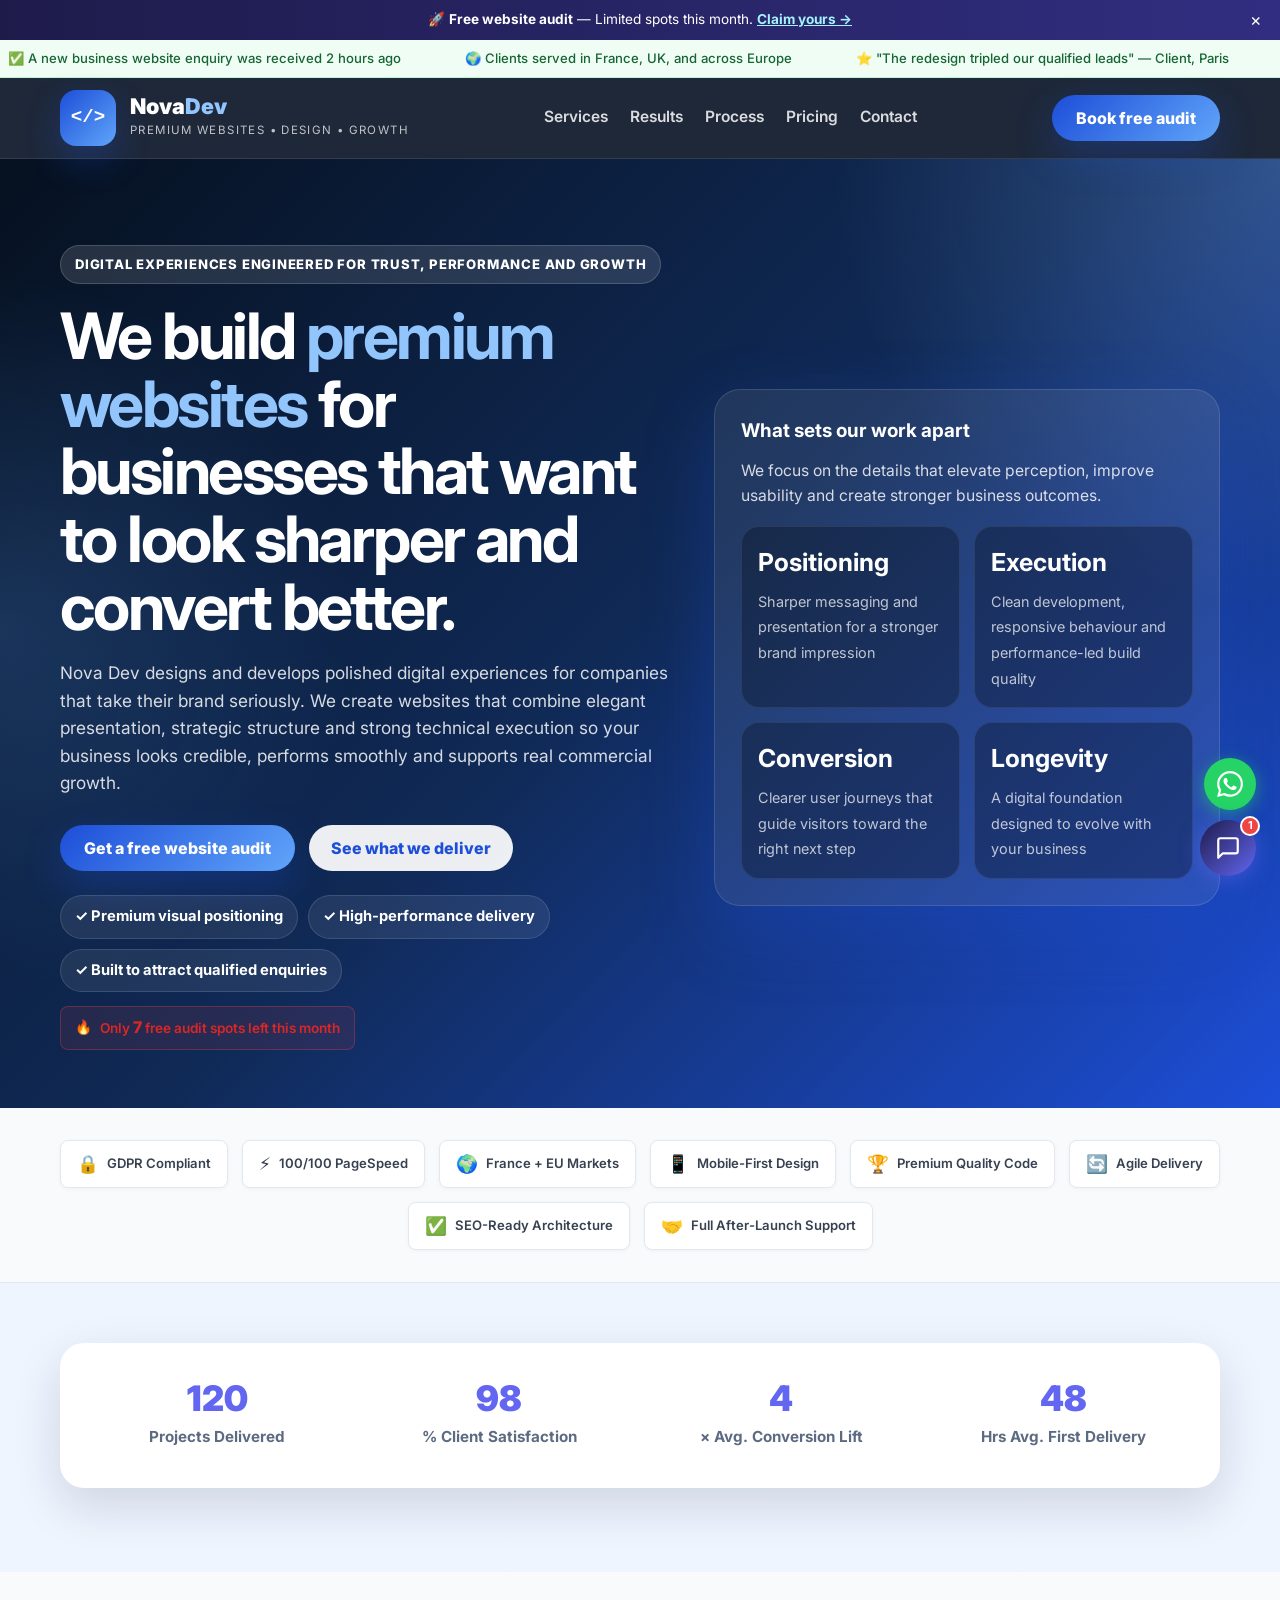
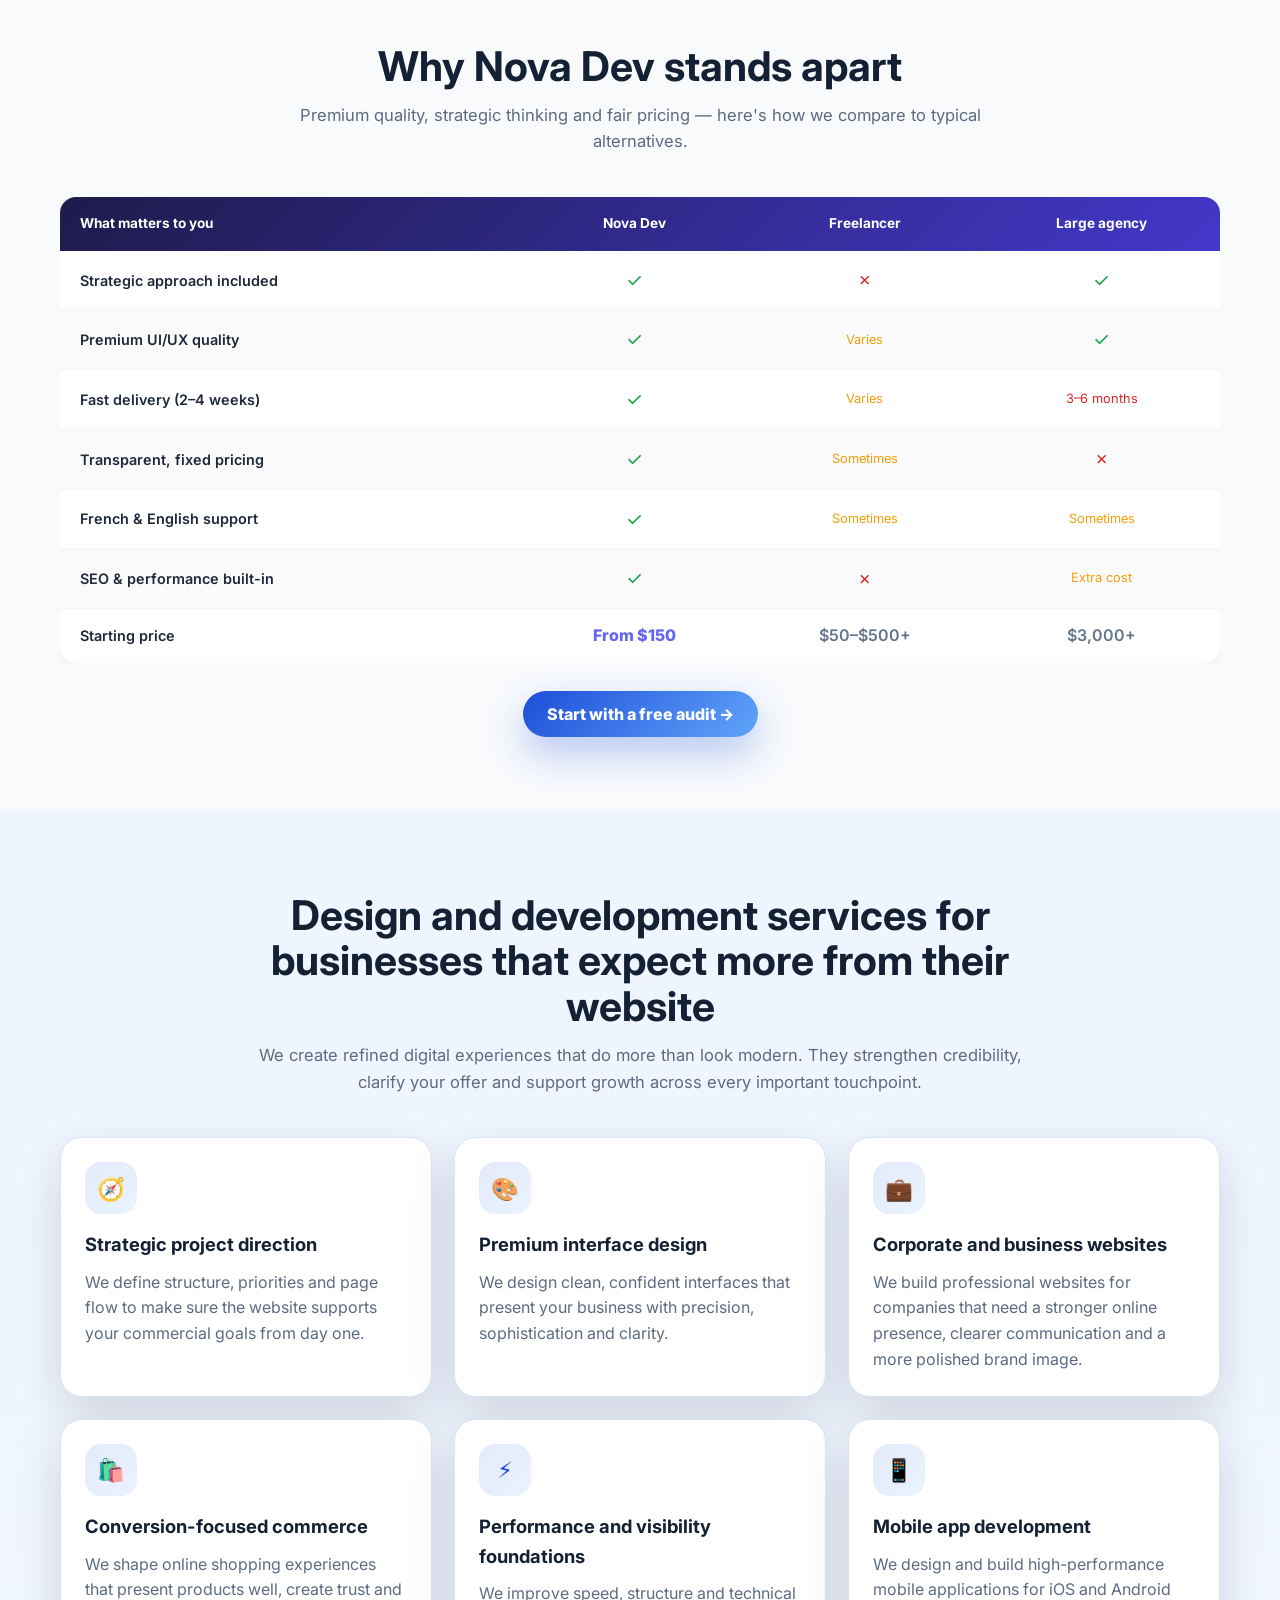
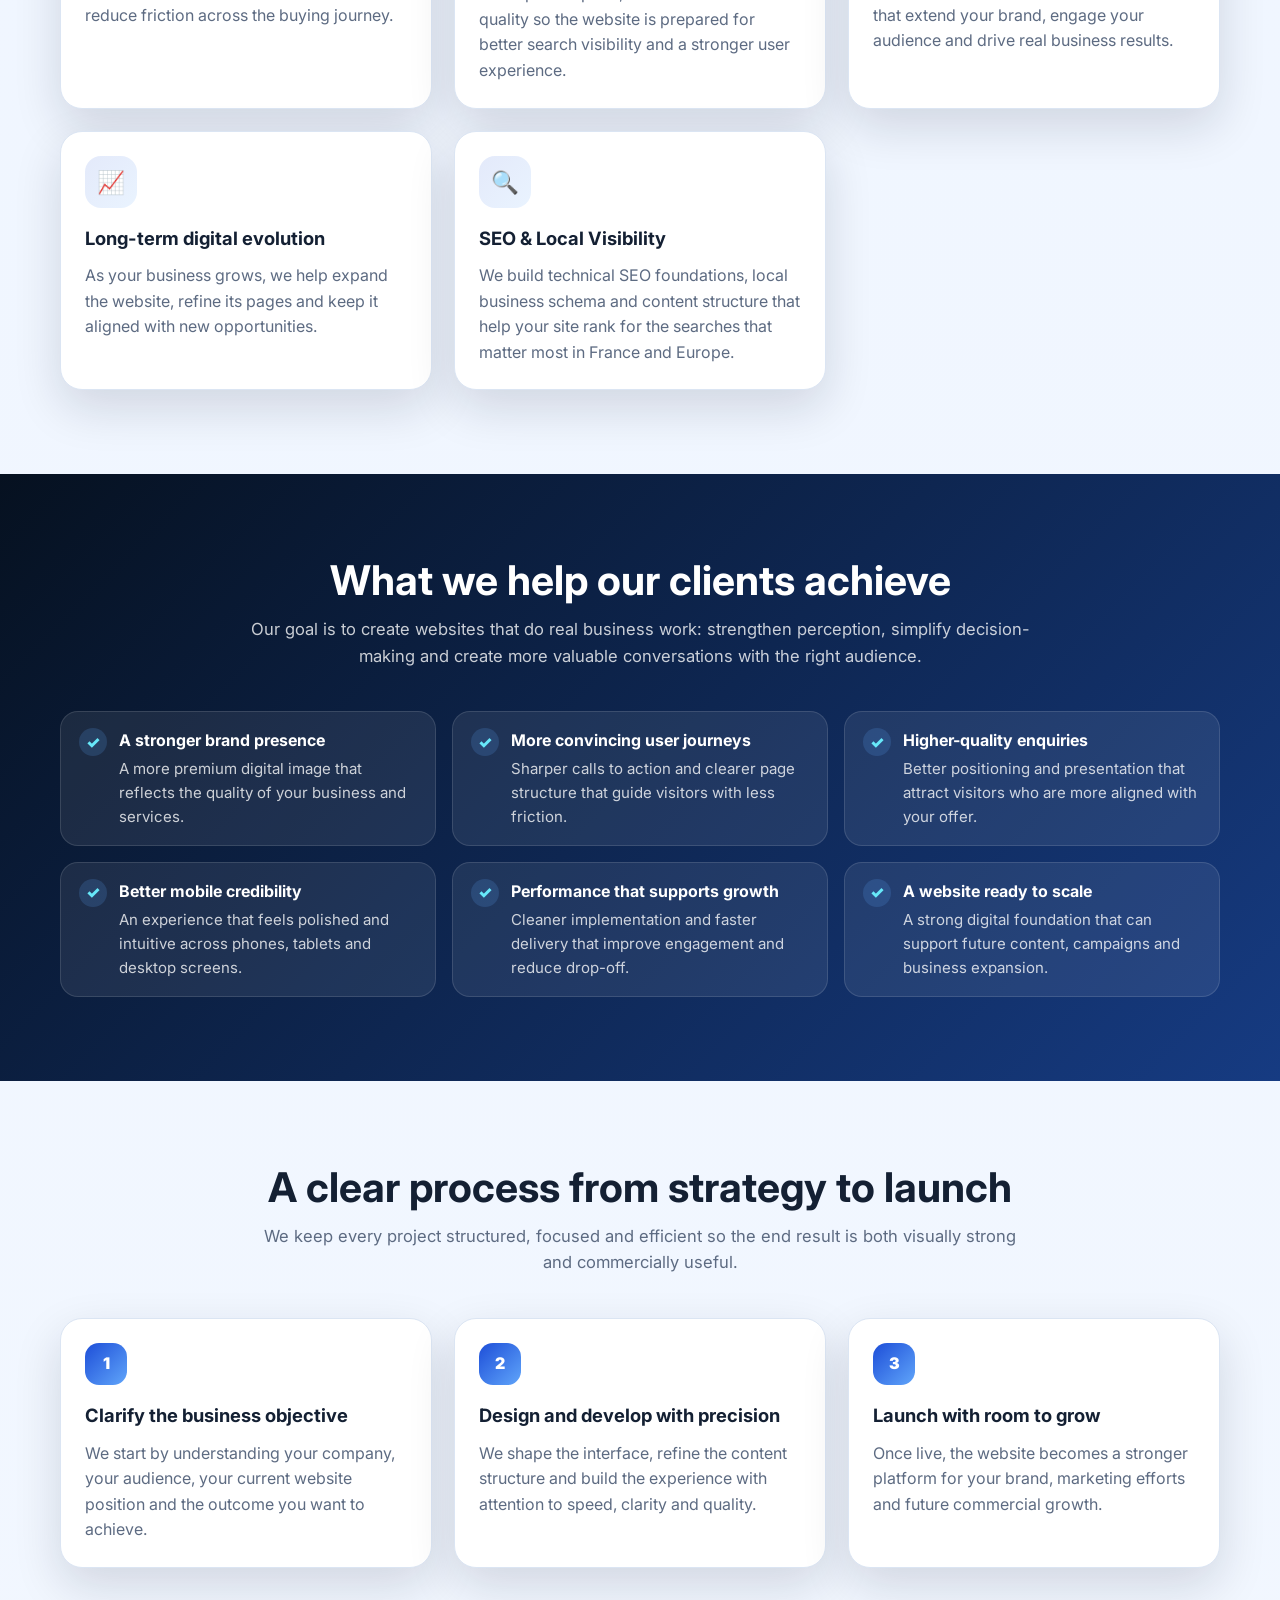
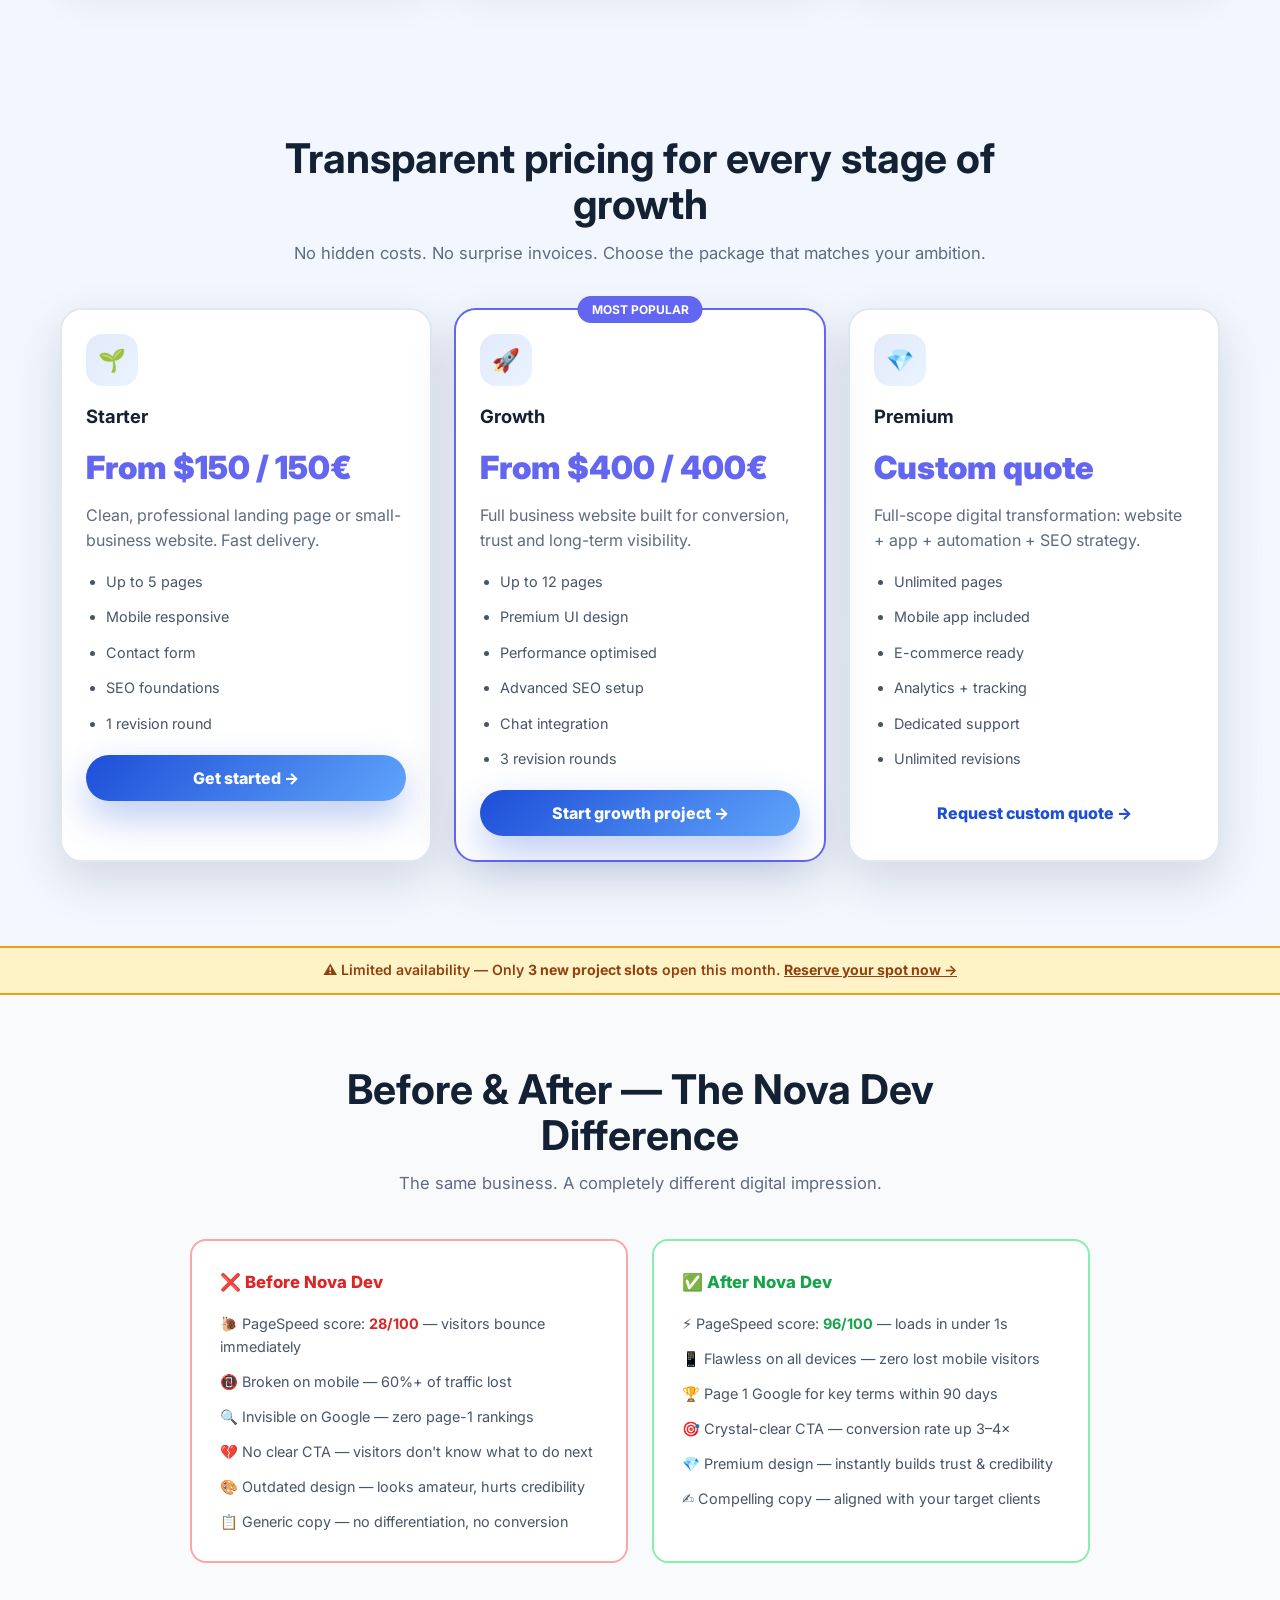
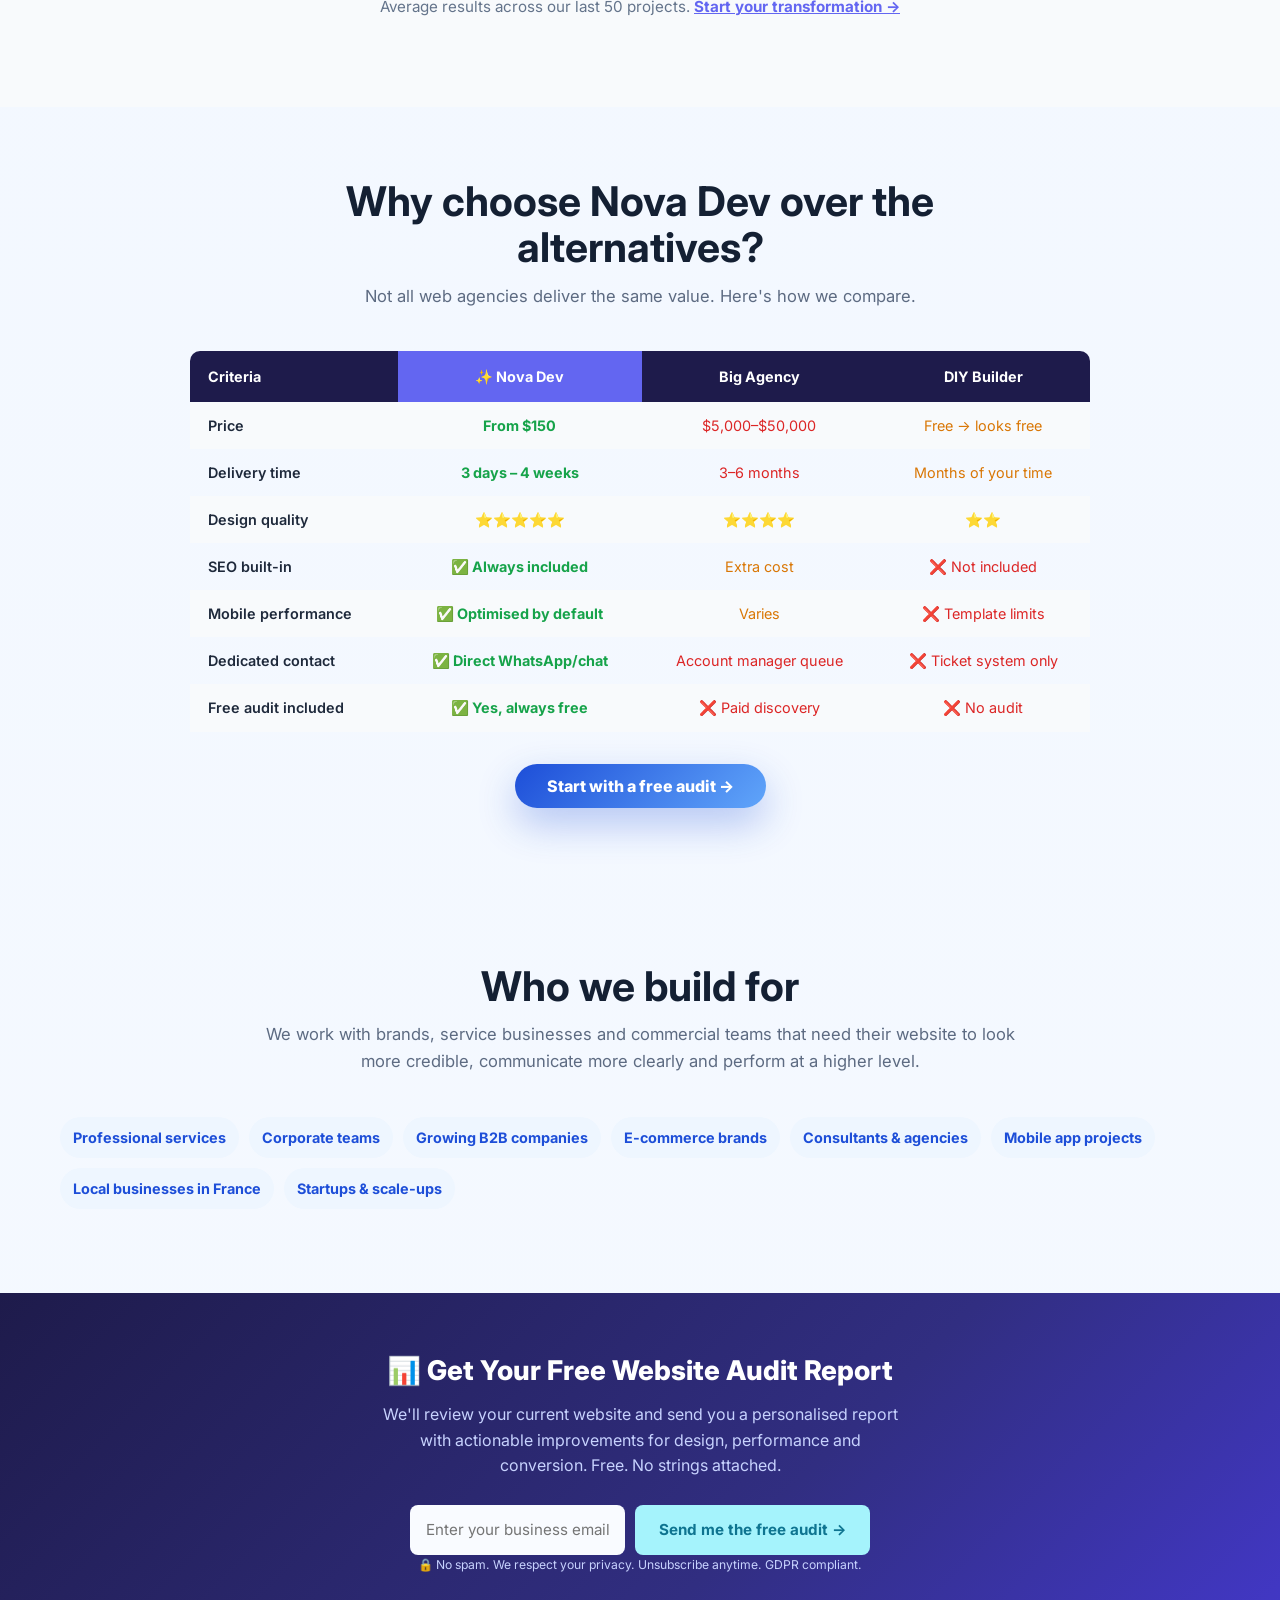
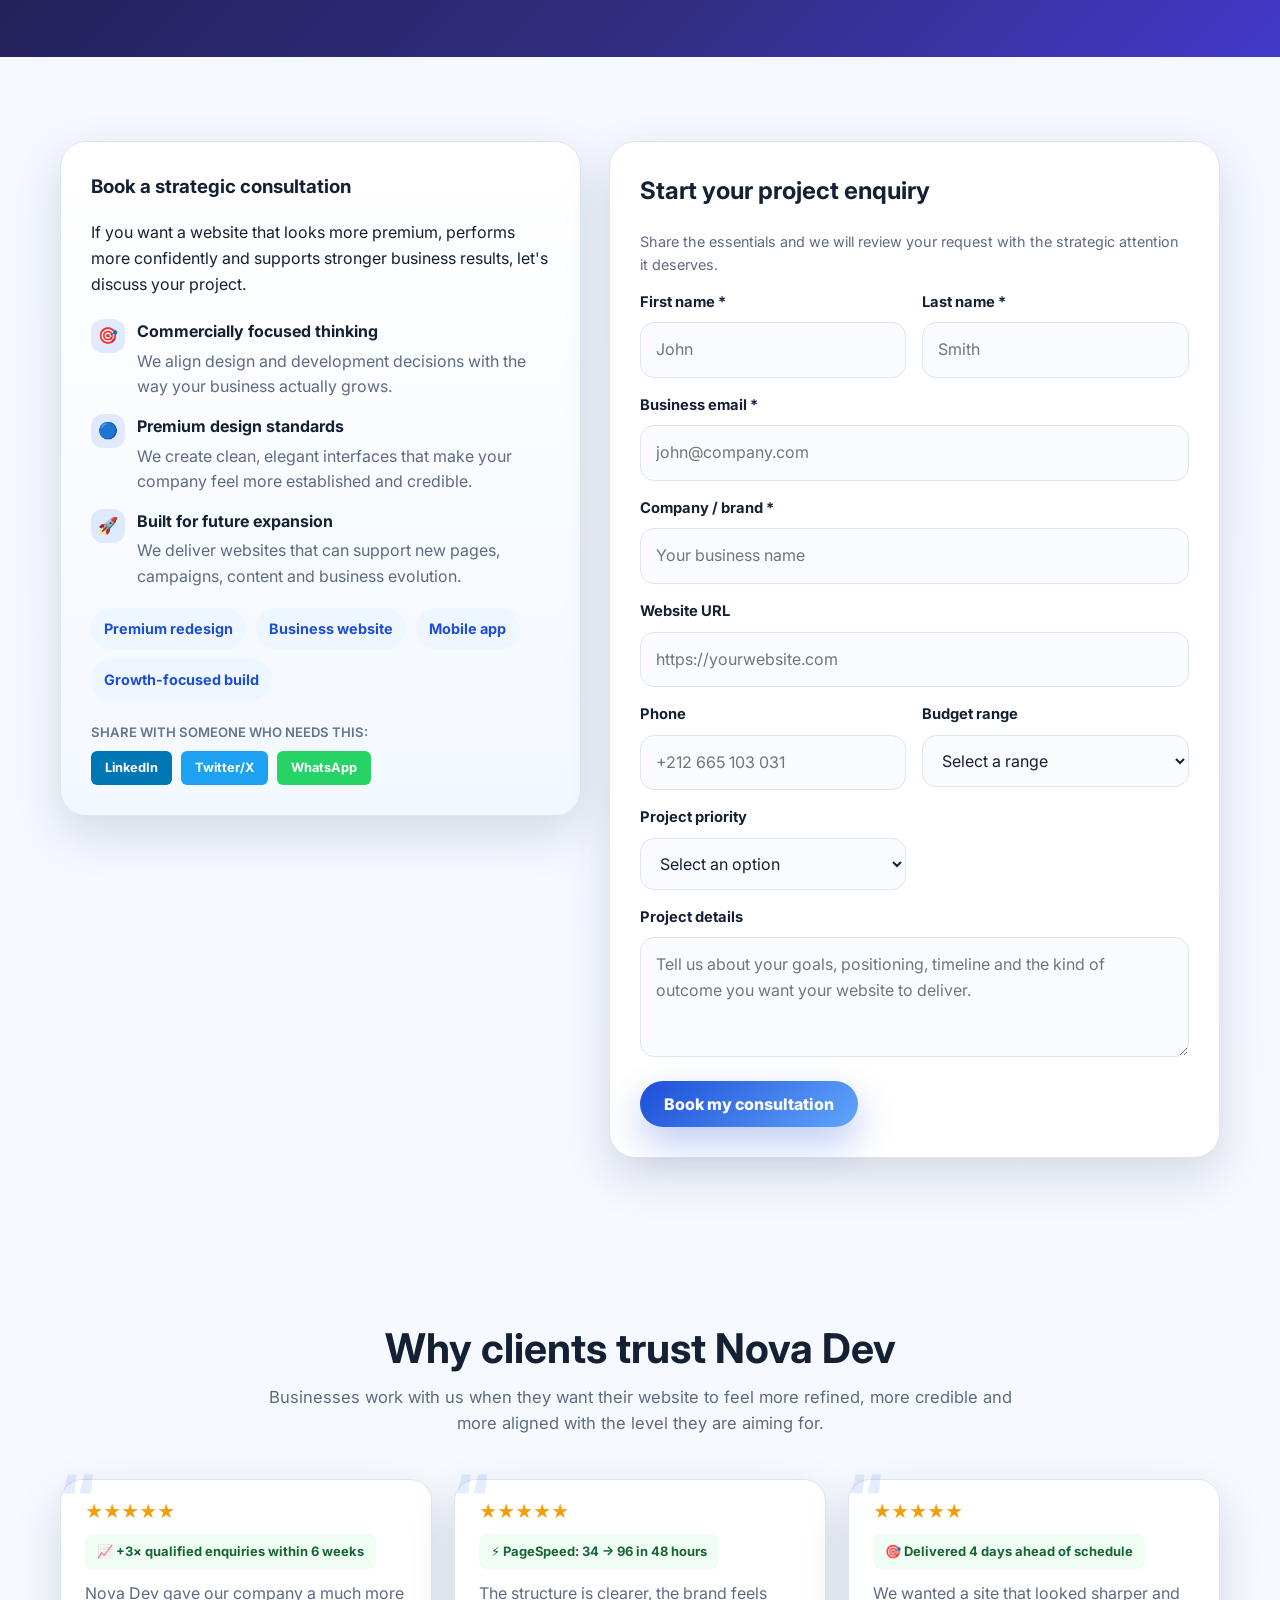
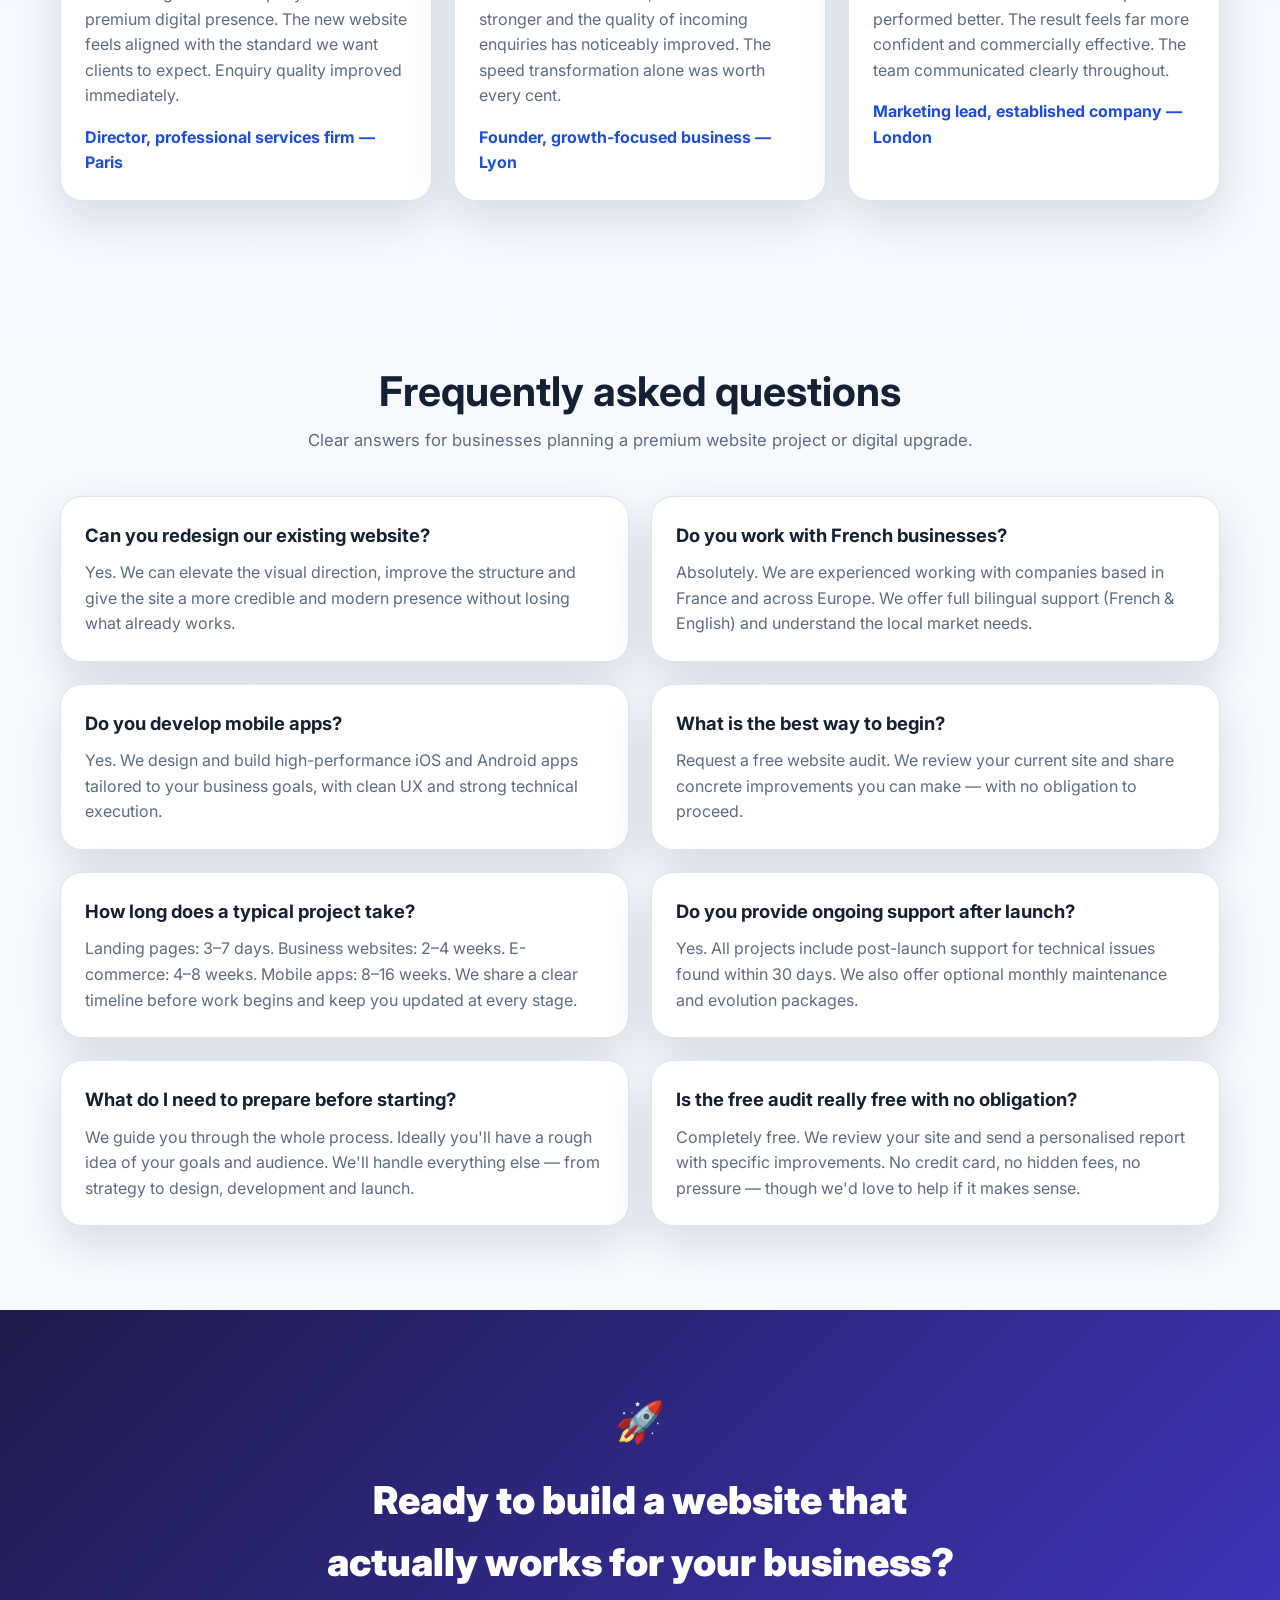
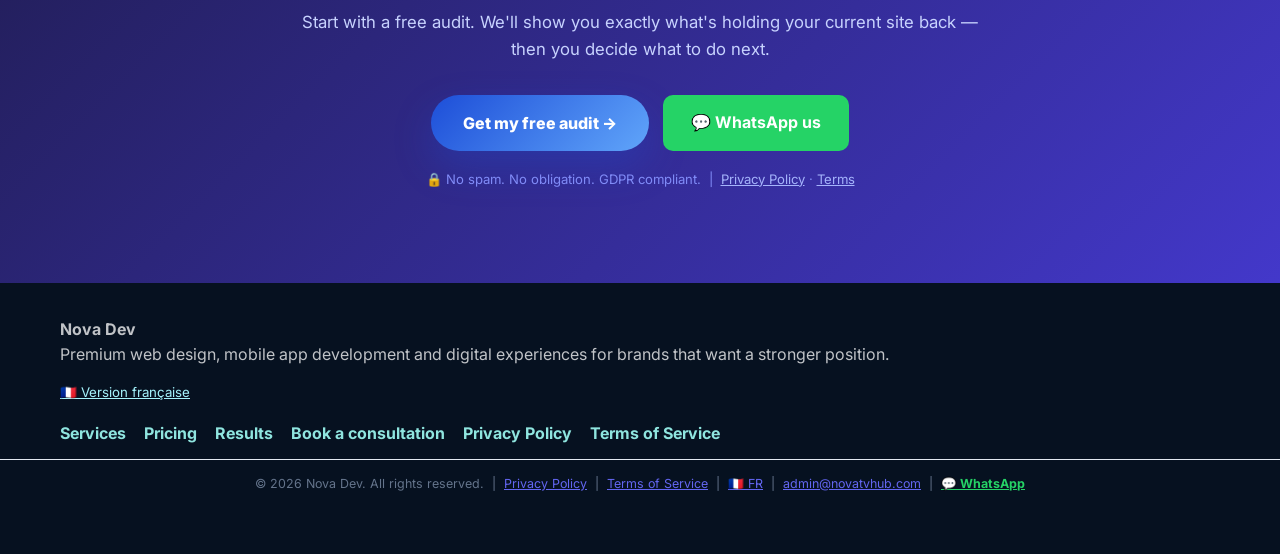
<file: index.html>
<!DOCTYPE html>
<html lang="en">
<head>
  <meta charset="UTF-8" />
  <meta name="viewport" content="width=device-width, initial-scale=1.0" />
  <title>Premium Web Design & Development Agency | Nova Dev</title>
  <meta name="description" content="Nova Dev creates premium websites and digital experiences for ambitious businesses that need stronger positioning, better performance and more qualified enquiries." />
  <meta name="robots" content="index,follow" />
  <meta property="og:title" content="Premium Web Design & Development Agency | Nova Dev" />
  <meta property="og:description" content="Elegant, high-performance web design and development for businesses that want stronger brand presence and measurable growth." />
  <meta property="og:type" content="website" />
  <meta property="og:url" content="https://novadev-audit.vercel.app/" />
  <meta property="og:image" content="https://novadev-audit.vercel.app/assets/img/og-image.png" />
  <meta name="twitter:card" content="summary_large_image" />
  <meta name="twitter:title" content="Premium Web Design & Development Agency | Nova Dev" />
  <meta name="twitter:description" content="Elegant, high-performance web design for ambitious businesses." />
  <!-- Canonical -->
  <link rel="canonical" href="https://novadev-audit.vercel.app/" />
  <!-- Fonts -->
  <link rel="preconnect" href="https://fonts.googleapis.com" />
  <link rel="preconnect" href="https://fonts.gstatic.com" crossorigin />
  <link href="https://fonts.googleapis.com/css2?family=Inter:wght@400;500;600;700;800;900&display=swap" rel="stylesheet" />
  <link rel="stylesheet" href="assets/css/style.css" />
  <!-- =====================================================
       MARKETING AUTOMATION STACK — ALL FREE & OPEN SOURCE
       =====================================================
       1. Umami Analytics  — GDPR-safe, no cookies, self-hosted
          Deploy FREE on Vercel: https://github.com/umami-software/umami
       2. Brevo (Sendinblue) — Free email + SMS automation (300 emails/day FREE)
          https://www.brevo.com — replace YOUR_BREVO_FORM_ID below
       3. Tawk.to — Free live chat / lead capture
          Replace YOUR_TAWK_PROPERTY_ID below
       4. Schema.org JSON-LD — Free structured data for SEO
       5. Exit-intent popup — Custom JS, 100% free
       6. Social proof ticker — Custom JS, 100% free
       7. Scroll progress & CTA — Custom JS, 100% free
  ===================================================== -->
  <!-- Umami Analytics (GDPR compliant, cookie-free) -->
  <!-- <script async src="https://YOUR_UMAMI_DOMAIN.vercel.app/script.js" data-website-id="YOUR_UMAMI_WEBSITE_ID"></script> -->

  <!-- Google Search Console Verification -->
  <meta name="google-site-verification" content="googleb5501170ce1e3a62" />
  <!-- Bing / Microsoft Webmaster Verification -->
  <meta name="msvalidate.01" content="BING_VERIFICATION_CODE_EN" />
  <!-- Yandex Webmaster Verification -->
  <meta name="yandex-verification" content="YANDEX_VERIFICATION_CODE_EN" />

  <!-- Schema.org Structured Data — Full SEO: Agency + Services + FAQ + Offers + Breadcrumb -->
  <script type="application/ld+json">
  {
    "@context": "https://schema.org",
    "@graph": [
      {
        "@type": ["ProfessionalService", "Organization"],
        "@id": "https://novadev-audit.vercel.app/#organization",
        "name": "Nova Dev",
        "alternateName": "Nova Dev Agency",
        "description": "Premium web design and development agency for ambitious businesses worldwide. We build high-performance websites, e-commerce stores and mobile apps from $150.",
        "url": "https://novadev-audit.vercel.app/",
        "logo": {
          "@type": "ImageObject",
          "url": "https://novadev-audit.vercel.app/assets/img/og-image.png"
        },
        "image": "https://novadev-audit.vercel.app/assets/img/og-image.png",
        "sameAs": [
          "https://novadev-fr-audit.vercel.app/",
          "https://github.com/massziri",
          "https://www.linkedin.com/company/nova-dev-agency",
          "https://twitter.com/novadevagency",
          "https://www.facebook.com/novadevagency",
          "https://www.instagram.com/novadevagency"
        ],
        "serviceType": ["Web Design", "Web Development", "Mobile App Development", "E-commerce Development", "Landing Page Design", "Website Redesign", "SEO", "UI/UX Design"],
        "areaServed": [
          { "@type": "Country", "name": "France" },
          { "@type": "Country", "name": "United Kingdom" },
          { "@type": "Country", "name": "United States" },
          { "@type": "Country", "name": "Belgium" },
          { "@type": "Country", "name": "Switzerland" },
          { "@type": "Continent", "name": "Europe" }
        ],
        "priceRange": "$$ - $$$",
        "currenciesAccepted": "USD, EUR, GBP",
        "paymentAccepted": "Cash, Credit Card, Bank Transfer",
        "contactPoint": {
          "@type": "ContactPoint",
          "contactType": "customer support",
          "availableLanguage": ["English", "French"]
        },
        "founder": {
          "@type": "Person",
          "name": "Nova Dev Founder"
        }
      },
      {
        "@type": "WebSite",
        "@id": "https://novadev-audit.vercel.app/#website",
        "url": "https://novadev-audit.vercel.app/",
        "name": "Nova Dev — Premium Web Design & Development Agency",
        "description": "Premium websites & apps from $150. Web design, e-commerce, mobile apps for ambitious businesses.",
        "inLanguage": "en",
        "potentialAction": {
          "@type": "SearchAction",
          "target": "https://novadev-audit.vercel.app/?q={search_term_string}",
          "query-input": "required name=search_term_string"
        }
      },
      {
        "@type": "WebPage",
        "@id": "https://novadev-audit.vercel.app/#webpage",
        "url": "https://novadev-audit.vercel.app/",
        "name": "Premium Web Design & Development Agency | Nova Dev",
        "isPartOf": { "@id": "https://novadev-audit.vercel.app/#website" },
        "about": { "@id": "https://novadev-audit.vercel.app/#organization" },
        "inLanguage": "en",
        "datePublished": "2025-01-01",
        "dateModified": "2026-04-04"
      },
      {
        "@type": "Service",
        "@id": "https://novadev-audit.vercel.app/#landing-page-service",
        "serviceType": "Landing Page Design",
        "name": "Landing Page Design & Development",
        "description": "High-converting landing pages designed and developed from $150. Optimised for leads and sales.",
        "provider": { "@id": "https://novadev-audit.vercel.app/#organization" },
        "offers": {
          "@type": "Offer",
          "price": "150",
          "priceCurrency": "USD",
          "priceSpecification": {
            "@type": "UnitPriceSpecification",
            "price": "150",
            "priceCurrency": "USD",
            "unitText": "starting from"
          }
        },
        "areaServed": "Worldwide"
      },
      {
        "@type": "Service",
        "@id": "https://novadev-audit.vercel.app/#website-service",
        "serviceType": "Web Development",
        "name": "Business Website Design & Development",
        "description": "Professional business and corporate websites from $150. 2–5 pages, delivered in 2–4 weeks.",
        "provider": { "@id": "https://novadev-audit.vercel.app/#organization" },
        "offers": {
          "@type": "Offer",
          "price": "150",
          "priceCurrency": "USD",
          "priceSpecification": {
            "@type": "UnitPriceSpecification",
            "price": "150",
            "priceCurrency": "USD",
            "unitText": "starting from"
          }
        }
      },
      {
        "@type": "Service",
        "@id": "https://novadev-audit.vercel.app/#ecommerce-service",
        "serviceType": "E-commerce Development",
        "name": "E-commerce Website Development",
        "description": "Full e-commerce stores from $200. Built with modern frameworks, payment integrations and SEO.",
        "provider": { "@id": "https://novadev-audit.vercel.app/#organization" },
        "offers": {
          "@type": "Offer",
          "price": "200",
          "priceCurrency": "USD"
        }
      },
      {
        "@type": "Service",
        "@id": "https://novadev-audit.vercel.app/#redesign-service",
        "serviceType": "Website Redesign",
        "name": "Website Redesign",
        "description": "Full website redesign from $150. Modernise your brand, improve UX and boost conversions.",
        "provider": { "@id": "https://novadev-audit.vercel.app/#organization" },
        "offers": {
          "@type": "Offer",
          "price": "150",
          "priceCurrency": "USD"
        }
      },
      {
        "@type": "FAQPage",
        "@id": "https://novadev-audit.vercel.app/#faq",
        "mainEntity": [
          {
            "@type": "Question",
            "name": "How much does a website cost at Nova Dev?",
            "acceptedAnswer": {
              "@type": "Answer",
              "text": "Our prices start from $150 for landing pages and business websites. E-commerce starts from $200 and mobile apps from $200. We offer transparent, fixed pricing with no hidden fees."
            }
          },
          {
            "@type": "Question",
            "name": "How long does it take to build a website?",
            "acceptedAnswer": {
              "@type": "Answer",
              "text": "Landing pages take 3–7 days. Business websites take 2–4 weeks. E-commerce projects take 15–60 days. Mobile apps take 8–16 weeks depending on complexity."
            }
          },
          {
            "@type": "Question",
            "name": "Do you work with international clients?",
            "acceptedAnswer": {
              "@type": "Answer",
              "text": "Yes. Nova Dev works with clients across France, UK, USA, Belgium, Switzerland and globally. We communicate in English and French."
            }
          },
          {
            "@type": "Question",
            "name": "What technologies do you use?",
            "acceptedAnswer": {
              "@type": "Answer",
              "text": "We use modern technologies including React, Next.js, TypeScript, Node.js, Shopify, WordPress and mobile frameworks like React Native and Flutter."
            }
          },
          {
            "@type": "Question",
            "name": "Do you offer website redesign services?",
            "acceptedAnswer": {
              "@type": "Answer",
              "text": "Yes. Our website redesign service starts from $150. We modernise your existing site with a new design, improved UX and better performance."
            }
          }
        ]
      },
      {
        "@type": "BreadcrumbList",
        "itemListElement": [
          {
            "@type": "ListItem",
            "position": 1,
            "name": "Home",
            "item": "https://novadev-audit.vercel.app/"
          }
        ]
      }
    ]
  }
  </script>
  <style>
    /* ── MARKETING AUTOMATION EXTRAS ─────────────────────── */

    /* ── Scroll progress bar ── */
    #scroll-bar { position:fixed; top:0; left:0; width:0; height:3px; background:linear-gradient(90deg,#6366f1,#8b5cf6); z-index:9999; transition:width .1s; }

    /* ── Sticky top CTA banner ── */
    #sticky-banner { display:flex; align-items:center; justify-content:center; gap:12px; background:linear-gradient(90deg,#1e1b4b,#312e81); color:#fff; font-size:.85rem; padding:9px 16px; position:relative; z-index:900; flex-wrap:wrap; }
    #sticky-banner a { color:#a5f3fc; font-weight:700; text-decoration:underline; white-space:nowrap; }
    #sticky-banner .close-banner { position:absolute; right:12px; background:none; border:none; color:#fff; cursor:pointer; font-size:1.1rem; line-height:1; }

    /* ── Social proof ticker ── */
    #social-proof { background:#f0fdf4; border-bottom:1px solid #bbf7d0; padding:8px 0; overflow:hidden; font-size:.82rem; color:#166534; font-weight:500; }
    .ticker-inner { display:flex; gap:48px; white-space:nowrap; animation:ticker 28s linear infinite; }
    .ticker-inner span { padding:0 8px; }
    @keyframes ticker { 0%{transform:translateX(0)} 100%{transform:translateX(-50%)} }

    /* ── Exit intent overlay ── */
    #exit-overlay { display:none; position:fixed; inset:0; background:rgba(0,0,0,.65); z-index:10000; align-items:center; justify-content:center; }
    #exit-overlay.active { display:flex; }
    #exit-box { background:#fff; border-radius:16px; padding:40px 36px; max-width:460px; width:90%; text-align:center; position:relative; box-shadow:0 24px 60px rgba(0,0,0,.2); animation:fadeUp .35s ease; }
    @keyframes fadeUp { from{opacity:0;transform:translateY(30px)} to{opacity:1;transform:translateY(0)} }
    #exit-box h2 { font-size:1.5rem; font-weight:800; color:#1e1b4b; margin:0 0 10px; }
    #exit-box p { color:#475569; margin:0 0 22px; font-size:.95rem; }
    #exit-box .exit-btns { display:flex; gap:12px; justify-content:center; flex-wrap:wrap; }
    #exit-box .exit-btns a { display:inline-block; padding:12px 22px; border-radius:8px; font-weight:700; font-size:.9rem; text-decoration:none; cursor:pointer; }
    #exit-box .exit-yes { background:#6366f1; color:#fff; }
    #exit-box .exit-no { background:#f1f5f9; color:#475569; }
    #exit-close { position:absolute; top:14px; right:16px; background:none; border:none; font-size:1.4rem; cursor:pointer; color:#94a3b8; }

    /* ── Floating WhatsApp button ── */
    #wa-float { position:fixed; bottom:90px; right:24px; z-index:8000; background:#25D366; color:#fff; border-radius:50%; width:52px; height:52px; display:flex; align-items:center; justify-content:center; box-shadow:0 4px 16px rgba(37,211,102,.5); text-decoration:none; animation:pulse 2s infinite; }
    @media (max-width:640px) { #wa-float { bottom:148px; right:16px; } }
    @keyframes pulse { 0%,100%{box-shadow:0 4px 16px rgba(37,211,102,.5)} 50%{box-shadow:0 4px 28px rgba(37,211,102,.8)} }
    #wa-float svg { width:26px; height:26px; }
    /* ── Hide old static chat bubble (replaced by chat.js injection) ── */
    #ai-chat-bubble, #ai-chat-window { display:none !important; }

    /* ── Lead magnet / newsletter strip ── */
    .lead-strip { background:linear-gradient(135deg,#1e1b4b 0%,#312e81 60%,#4338ca 100%); color:#fff; padding:56px 20px; text-align:center; }
    .lead-strip h2 { font-size:1.7rem; font-weight:800; margin:0 0 10px; }
    .lead-strip p { color:#c7d2fe; margin:0 0 26px; max-width:520px; margin-left:auto; margin-right:auto; }
    .lead-form { display:flex; gap:10px; max-width:460px; margin:0 auto; flex-wrap:wrap; justify-content:center; }
    .lead-form input[type=email] { flex:1; min-width:200px; padding:13px 16px; border-radius:8px; border:none; font-size:.95rem; outline:none; }
    .lead-form button { padding:13px 24px; background:#a5f3fc; color:#0e7490; font-weight:700; border:none; border-radius:8px; cursor:pointer; font-size:.95rem; white-space:nowrap; }
    .lead-note { font-size:.76rem; color:#94a3b8; margin-top:10px; }

    /* ── Conversion timer ── */
    .cta-timer { display:inline-flex; align-items:center; gap:8px; background:rgba(239,68,68,.1); border:1px solid rgba(239,68,68,.3); border-radius:8px; padding:8px 14px; font-size:.85rem; color:#dc2626; font-weight:600; margin-top:14px; }
    .cta-timer span#countdown { font-weight:800; font-size:1rem; }

    /* ── Stats counter animation ── */
    .stat strong { display:block; font-size:2.2rem; font-weight:900; color:#6366f1; }

    /* ── Trust badges ── */
    .trust-badges { display:flex; flex-wrap:wrap; gap:14px; justify-content:center; padding:32px 20px; background:#f8fafc; border-bottom:1px solid #e2e8f0; }
    .trust-badge { display:flex; align-items:center; gap:8px; background:#fff; border:1px solid #e2e8f0; border-radius:8px; padding:9px 16px; font-size:.82rem; font-weight:600; color:#374151; box-shadow:0 1px 4px rgba(0,0,0,.04); }
    .trust-badge span { font-size:1.1rem; }

    /* ── Urgency bar ── */
    .urgency-bar { background:#fef3c7; border-top:2px solid #f59e0b; border-bottom:2px solid #f59e0b; padding:11px; text-align:center; font-size:.88rem; font-weight:600; color:#92400e; }

    /* ── Sticky mobile CTA bar ── */
    #mobile-cta-bar { display:none; position:fixed; bottom:0; left:0; right:0; z-index:7500; background:#6366f1; color:#fff; padding:12px 16px; text-align:center; font-weight:700; font-size:.9rem; box-shadow:0 -4px 16px rgba(0,0,0,.15); }
    #mobile-cta-bar a { color:#fff; text-decoration:none; }
    @media (max-width:640px) { #mobile-cta-bar { display:block; } }

    /* ── Popunder lead form ── */
    #lead-popup { display:none; position:fixed; bottom:80px; left:20px; z-index:7000; background:#fff; border-radius:14px; padding:22px 24px; max-width:300px; box-shadow:0 8px 32px rgba(0,0,0,.18); border-top:4px solid #6366f1; }
    #lead-popup.active { display:block; animation:fadeUp .3s ease; }
    #lead-popup h4 { margin:0 0 8px; font-size:1rem; font-weight:800; color:#1e1b4b; }
    #lead-popup p { font-size:.82rem; color:#64748b; margin:0 0 12px; }
    #lead-popup input { width:100%; box-sizing:border-box; padding:9px 12px; border:1px solid #e2e8f0; border-radius:7px; font-size:.88rem; margin-bottom:9px; outline:none; }
    #lead-popup button.lp-btn { width:100%; padding:10px; background:#6366f1; color:#fff; border:none; border-radius:7px; font-weight:700; cursor:pointer; font-size:.9rem; }
    #lead-popup .lp-close { position:absolute; top:10px; right:13px; background:none; border:none; cursor:pointer; font-size:1.1rem; color:#94a3b8; }
  </style>
</head>
<body>

<!-- ── Scroll progress bar ── -->
<div id="scroll-bar"></div>

<!-- ── Sticky top announcement banner ── -->
<div id="sticky-banner">
  <span>🚀 <strong>Free website audit</strong> — Limited spots this month. <a href="#contact">Claim yours →</a></span>
  <button class="close-banner" aria-label="Close banner" onclick="this.parentElement.remove()">×</button>
</div>

<!-- ── Social proof ticker ── -->
<div id="social-proof" aria-hidden="true">
  <div class="ticker-inner">
    <span>✅ A new business website enquiry was received 2 hours ago</span>
    <span>🌍 Clients served in France, UK, and across Europe</span>
    <span>⭐ "The redesign tripled our qualified leads" — Client, Paris</span>
    <span>🚀 5 project consultations booked this week</span>
    <span>📈 "Our website now converts at 4×" — SaaS founder</span>
    <span>✅ A new business website enquiry was received 2 hours ago</span>
    <span>🌍 Clients served in France, UK, and across Europe</span>
    <span>⭐ "The redesign tripled our qualified leads" — Client, Paris</span>
    <span>🚀 5 project consultations booked this week</span>
    <span>📈 "Our website now converts at 4×" — SaaS founder</span>
  </div>
</div>

<header class="site-header">
  <div class="container site-nav">
    <a class="brand" href="#top" aria-label="Nova Dev home">
      <div class="brand-mark"><span>&lt;/&gt;</span></div>
      <div class="brand-copy">
        <span class="brand-title">Nova<em>Dev</em></span>
        <span class="brand-tag">Premium websites • Design • Growth</span>
      </div>
    </a>
    <nav class="nav-links" aria-label="Primary navigation">
      <a href="#services">Services</a>
      <a href="#results">Results</a>
      <a href="#process">Process</a>
      <a href="#pricing">Pricing</a>
      <a href="#contact">Contact</a>
    </nav>
    <div class="nav-actions">
      <a class="btn btn-primary" href="#contact">Book free audit</a>
      <button class="menu-toggle" type="button" aria-label="Toggle menu" aria-expanded="false" data-menu-toggle>
        <svg viewBox="0 0 24 24" fill="none" stroke="currentColor" stroke-width="2.2" stroke-linecap="round"><path d="M4 7h16M4 12h16M4 17h16"/></svg>
      </button>
    </div>
  </div>
</header>

<main id="top">
  <!-- ── HERO ── -->
  <section class="hero">
    <div class="container hero-grid">
      <div>
        <div class="eyebrow">Digital experiences engineered for trust, performance and growth</div>
        <h1>We build <span>premium websites</span> for businesses that want to look sharper and convert better.</h1>
        <p>Nova Dev designs and develops polished digital experiences for companies that take their brand seriously. We create websites that combine elegant presentation, strategic structure and strong technical execution so your business looks credible, performs smoothly and supports real commercial growth.</p>
        <div class="hero-actions">
          <a class="btn btn-primary" href="#contact">Get a free website audit</a>
          <a class="btn btn-secondary" href="#services">See what we deliver</a>
        </div>
        <div class="hero-points">
          <span>✓ Premium visual positioning</span>
          <span>✓ High-performance delivery</span>
          <span>✓ Built to attract qualified enquiries</span>
        </div>
        <!-- Countdown urgency -->
        <div class="cta-timer">🔥 <span>Only <span id="countdown">7</span> free audit spots left this month</span></div>
      </div>
      <aside class="hero-card" aria-label="Service overview">
        <h2>What sets our work apart</h2>
        <p>We focus on the details that elevate perception, improve usability and create stronger business outcomes.</p>
        <div class="mini-grid">
          <div class="mini-card"><strong>Positioning</strong><span>Sharper messaging and presentation for a stronger brand impression</span></div>
          <div class="mini-card"><strong>Execution</strong><span>Clean development, responsive behaviour and performance-led build quality</span></div>
          <div class="mini-card"><strong>Conversion</strong><span>Clearer user journeys that guide visitors toward the right next step</span></div>
          <div class="mini-card"><strong>Longevity</strong><span>A digital foundation designed to evolve with your business</span></div>
        </div>
      </aside>
    </div>
  </section>

  <!-- ── TRUST BADGES ── -->
  <div class="trust-badges">
    <div class="trust-badge"><span>🔒</span> GDPR Compliant</div>
    <div class="trust-badge"><span>⚡</span> 100/100 PageSpeed</div>
    <div class="trust-badge"><span>🌍</span> France + EU Markets</div>
    <div class="trust-badge"><span>📱</span> Mobile-First Design</div>
    <div class="trust-badge"><span>🏆</span> Premium Quality Code</div>
    <div class="trust-badge"><span>🔄</span> Agile Delivery</div>
    <div class="trust-badge"><span>✅</span> SEO-Ready Architecture</div>
    <div class="trust-badge"><span>🤝</span> Full After-Launch Support</div>
  </div>

  <!-- ── STATS ── -->
  <section class="stats">
    <div class="container stats-grid">
      <div class="stat"><strong data-count="120">0</strong><span>Projects Delivered</span></div>
      <div class="stat"><strong data-count="98">0</strong><span>% Client Satisfaction</span></div>
      <div class="stat"><strong data-count="4">0</strong><span>× Avg. Conversion Lift</span></div>
      <div class="stat"><strong data-count="48">0</strong><span>Hrs Avg. First Delivery</span></div>
    </div>
  </section>

  <!-- ── COMPARISON TABLE ── -->
  <section style="background:#f8fafc;padding:72px 0;">
    <div class="container">
      <div class="section-head">
        <h2>Why Nova Dev stands apart</h2>
        <p>Premium quality, strategic thinking and fair pricing — here's how we compare to typical alternatives.</p>
      </div>
      <div style="overflow-x:auto;margin-top:20px;">
        <table style="width:100%;border-collapse:collapse;background:#fff;border-radius:16px;overflow:hidden;box-shadow:0 2px 20px rgba(0,0,0,.07);">
          <thead>
            <tr style="background:linear-gradient(135deg,#1e1b4b,#4338ca);color:#fff;">
              <th style="padding:16px 20px;text-align:left;font-size:.85rem;font-weight:700;width:40%;">What matters to you</th>
              <th style="padding:16px 20px;text-align:center;font-size:.85rem;font-weight:700;">Nova Dev</th>
              <th style="padding:16px 20px;text-align:center;font-size:.85rem;font-weight:700;">Freelancer</th>
              <th style="padding:16px 20px;text-align:center;font-size:.85rem;font-weight:700;">Large agency</th>
            </tr>
          </thead>
          <tbody>
            <tr style="border-bottom:1px solid #f1f5f9;"><td style="padding:14px 20px;font-weight:600;color:#1e293b;font-size:.9rem;">Strategic approach included</td><td style="padding:14px 20px;text-align:center;color:#16a34a;font-size:1.2rem;">✓</td><td style="padding:14px 20px;text-align:center;color:#dc2626;font-size:1.1rem;">✗</td><td style="padding:14px 20px;text-align:center;color:#16a34a;font-size:1.2rem;">✓</td></tr>
            <tr style="border-bottom:1px solid #f1f5f9;background:#fafafa;"><td style="padding:14px 20px;font-weight:600;color:#1e293b;font-size:.9rem;">Premium UI/UX quality</td><td style="padding:14px 20px;text-align:center;color:#16a34a;font-size:1.2rem;">✓</td><td style="padding:14px 20px;text-align:center;color:#f59e0b;font-size:.8rem;">Varies</td><td style="padding:14px 20px;text-align:center;color:#16a34a;font-size:1.2rem;">✓</td></tr>
            <tr style="border-bottom:1px solid #f1f5f9;"><td style="padding:14px 20px;font-weight:600;color:#1e293b;font-size:.9rem;">Fast delivery (2–4 weeks)</td><td style="padding:14px 20px;text-align:center;color:#16a34a;font-size:1.2rem;">✓</td><td style="padding:14px 20px;text-align:center;color:#f59e0b;font-size:.8rem;">Varies</td><td style="padding:14px 20px;text-align:center;color:#dc2626;font-size:.8rem;">3–6 months</td></tr>
            <tr style="border-bottom:1px solid #f1f5f9;background:#fafafa;"><td style="padding:14px 20px;font-weight:600;color:#1e293b;font-size:.9rem;">Transparent, fixed pricing</td><td style="padding:14px 20px;text-align:center;color:#16a34a;font-size:1.2rem;">✓</td><td style="padding:14px 20px;text-align:center;color:#f59e0b;font-size:.8rem;">Sometimes</td><td style="padding:14px 20px;text-align:center;color:#dc2626;font-size:1.1rem;">✗</td></tr>
            <tr style="border-bottom:1px solid #f1f5f9;"><td style="padding:14px 20px;font-weight:600;color:#1e293b;font-size:.9rem;">French &amp; English support</td><td style="padding:14px 20px;text-align:center;color:#16a34a;font-size:1.2rem;">✓</td><td style="padding:14px 20px;text-align:center;color:#f59e0b;font-size:.8rem;">Sometimes</td><td style="padding:14px 20px;text-align:center;color:#f59e0b;font-size:.8rem;">Sometimes</td></tr>
            <tr style="border-bottom:1px solid #f1f5f9;background:#fafafa;"><td style="padding:14px 20px;font-weight:600;color:#1e293b;font-size:.9rem;">SEO &amp; performance built-in</td><td style="padding:14px 20px;text-align:center;color:#16a34a;font-size:1.2rem;">✓</td><td style="padding:14px 20px;text-align:center;color:#dc2626;font-size:1.1rem;">✗</td><td style="padding:14px 20px;text-align:center;color:#f59e0b;font-size:.8rem;">Extra cost</td></tr>
            <tr><td style="padding:14px 20px;font-weight:600;color:#1e293b;font-size:.9rem;">Starting price</td><td style="padding:14px 20px;text-align:center;font-weight:800;color:#6366f1;">From $150</td><td style="padding:14px 20px;text-align:center;font-weight:600;color:#64748b;">$50–$500+</td><td style="padding:14px 20px;text-align:center;font-weight:600;color:#64748b;">$3,000+</td></tr>
          </tbody>
        </table>
      </div>
      <div style="text-align:center;margin-top:28px;"><a class="btn btn-primary" href="#contact">Start with a free audit →</a></div>
    </div>
  </section>

  <!-- ── SERVICES ── -->
  <section id="services">
    <div class="container">
      <div class="section-head">
        <h2>Design and development services for businesses that expect more from their website</h2>
        <p>We create refined digital experiences that do more than look modern. They strengthen credibility, clarify your offer and support growth across every important touchpoint.</p>
      </div>
      <div class="cards-3">
        <article class="card">
          <div class="icon">🧭</div>
          <h3>Strategic project direction</h3>
          <p>We define structure, priorities and page flow to make sure the website supports your commercial goals from day one.</p>
        </article>
        <article class="card">
          <div class="icon">🎨</div>
          <h3>Premium interface design</h3>
          <p>We design clean, confident interfaces that present your business with precision, sophistication and clarity.</p>
        </article>
        <article class="card">
          <div class="icon">💼</div>
          <h3>Corporate and business websites</h3>
          <p>We build professional websites for companies that need a stronger online presence, clearer communication and a more polished brand image.</p>
        </article>
        <article class="card">
          <div class="icon">🛍️</div>
          <h3>Conversion-focused commerce</h3>
          <p>We shape online shopping experiences that present products well, create trust and reduce friction across the buying journey.</p>
        </article>
        <article class="card">
          <div class="icon">⚡</div>
          <h3>Performance and visibility foundations</h3>
          <p>We improve speed, structure and technical quality so the website is prepared for better search visibility and a stronger user experience.</p>
        </article>
        <article class="card">
          <div class="icon">📱</div>
          <h3>Mobile app development</h3>
          <p>We design and build high-performance mobile applications for iOS and Android that extend your brand, engage your audience and drive real business results.</p>
        </article>
        <article class="card">
          <div class="icon">📈</div>
          <h3>Long-term digital evolution</h3>
          <p>As your business grows, we help expand the website, refine its pages and keep it aligned with new opportunities.</p>
        </article>
        <article class="card">
          <div class="icon">🔍</div>
          <h3>SEO & Local Visibility</h3>
          <p>We build technical SEO foundations, local business schema and content structure that help your site rank for the searches that matter most in France and Europe.</p>
        </article>
      </div>
    </div>
  </section>

  <!-- ── RESULTS ── -->
  <section class="dark-band" id="results">
    <div class="container">
      <div class="section-head">
        <h2>What we help our clients achieve</h2>
        <p>Our goal is to create websites that do real business work: strengthen perception, simplify decision-making and create more valuable conversations with the right audience.</p>
      </div>
      <div class="check-grid">
        <div class="check-item"><span>✓</span><div><strong>A stronger brand presence</strong><p>A more premium digital image that reflects the quality of your business and services.</p></div></div>
        <div class="check-item"><span>✓</span><div><strong>More convincing user journeys</strong><p>Sharper calls to action and clearer page structure that guide visitors with less friction.</p></div></div>
        <div class="check-item"><span>✓</span><div><strong>Higher-quality enquiries</strong><p>Better positioning and presentation that attract visitors who are more aligned with your offer.</p></div></div>
        <div class="check-item"><span>✓</span><div><strong>Better mobile credibility</strong><p>An experience that feels polished and intuitive across phones, tablets and desktop screens.</p></div></div>
        <div class="check-item"><span>✓</span><div><strong>Performance that supports growth</strong><p>Cleaner implementation and faster delivery that improve engagement and reduce drop-off.</p></div></div>
        <div class="check-item"><span>✓</span><div><strong>A website ready to scale</strong><p>A strong digital foundation that can support future content, campaigns and business expansion.</p></div></div>
      </div>
    </div>
  </section>

  <!-- ── PROCESS ── -->
  <section id="process">
    <div class="container">
      <div class="section-head">
        <h2>A clear process from strategy to launch</h2>
        <p>We keep every project structured, focused and efficient so the end result is both visually strong and commercially useful.</p>
      </div>
      <div class="steps">
        <article class="card">
          <div class="step-number">1</div>
          <h3>Clarify the business objective</h3>
          <p>We start by understanding your company, your audience, your current website position and the outcome you want to achieve.</p>
        </article>
        <article class="card">
          <div class="step-number">2</div>
          <h3>Design and develop with precision</h3>
          <p>We shape the interface, refine the content structure and build the experience with attention to speed, clarity and quality.</p>
        </article>
        <article class="card">
          <div class="step-number">3</div>
          <h3>Launch with room to grow</h3>
          <p>Once live, the website becomes a stronger platform for your brand, marketing efforts and future commercial growth.</p>
        </article>
      </div>
    </div>
  </section>

  <!-- ── PRICING SECTION ── -->
  <section id="pricing">
    <div class="container">
      <div class="section-head">
        <h2>Transparent pricing for every stage of growth</h2>
        <p>No hidden costs. No surprise invoices. Choose the package that matches your ambition.</p>
      </div>
      <div class="cards-3">
        <article class="card" style="border:2px solid #e2e8f0;">
          <div class="icon">🌱</div>
          <h3>Starter</h3>
          <p style="font-size:2rem;font-weight:900;color:#6366f1;margin:10px 0;">From $150 / 150€</p>
          <p>Clean, professional landing page or small-business website. Fast delivery.</p>
          <ul style="text-align:left;margin:14px 0 18px;padding-left:20px;font-size:.9rem;color:#475569;line-height:1.9;">
            <li>Up to 5 pages</li>
            <li>Mobile responsive</li>
            <li>Contact form</li>
            <li>SEO foundations</li>
            <li>1 revision round</li>
          </ul>
          <a class="btn btn-primary" href="#contact" style="display:block;text-align:center;">Get started →</a>
        </article>
        <article class="card" style="border:2px solid #6366f1;position:relative;">
          <div style="position:absolute;top:-14px;left:50%;transform:translateX(-50%);background:#6366f1;color:#fff;font-size:.75rem;font-weight:700;padding:4px 14px;border-radius:20px;">MOST POPULAR</div>
          <div class="icon">🚀</div>
          <h3>Growth</h3>
          <p style="font-size:2rem;font-weight:900;color:#6366f1;margin:10px 0;">From $400 / 400€</p>
          <p>Full business website built for conversion, trust and long-term visibility.</p>
          <ul style="text-align:left;margin:14px 0 18px;padding-left:20px;font-size:.9rem;color:#475569;line-height:1.9;">
            <li>Up to 12 pages</li>
            <li>Premium UI design</li>
            <li>Performance optimised</li>
            <li>Advanced SEO setup</li>
            <li>Chat integration</li>
            <li>3 revision rounds</li>
          </ul>
          <a class="btn btn-primary" href="#contact" style="display:block;text-align:center;">Start growth project →</a>
        </article>
        <article class="card" style="border:2px solid #e2e8f0;">
          <div class="icon">💎</div>
          <h3>Premium</h3>
          <p style="font-size:2rem;font-weight:900;color:#6366f1;margin:10px 0;">Custom quote</p>
          <p>Full-scope digital transformation: website + app + automation + SEO strategy.</p>
          <ul style="text-align:left;margin:14px 0 18px;padding-left:20px;font-size:.9rem;color:#475569;line-height:1.9;">
            <li>Unlimited pages</li>
            <li>Mobile app included</li>
            <li>E-commerce ready</li>
            <li>Analytics + tracking</li>
            <li>Dedicated support</li>
            <li>Unlimited revisions</li>
          </ul>
          <a class="btn btn-secondary" href="#contact" style="display:block;text-align:center;">Request custom quote →</a>
        </article>
      </div>
    </div>
  </section>

  <!-- ── URGENCY BAR ── -->
  <div class="urgency-bar">
    ⚠️ Limited availability — Only <strong>3 new project slots</strong> open this month. <a href="#contact" style="color:#92400e;font-weight:700;">Reserve your spot now →</a>
  </div>

  <!-- ── BEFORE / AFTER SHOWCASE ── -->
  <section style="background:#f8fafc;padding:72px 20px;">
    <div class="container">
      <div class="section-head">
        <h2>Before &amp; After — The Nova Dev Difference</h2>
        <p>The same business. A completely different digital impression.</p>
      </div>
      <div style="display:grid;grid-template-columns:1fr 1fr;gap:24px;max-width:900px;margin:0 auto;">
        <div style="background:#fff;border:2px solid #fca5a5;border-radius:16px;padding:28px;">
          <div style="color:#dc2626;font-weight:800;font-size:1.05rem;margin-bottom:16px;">❌ Before Nova Dev</div>
          <ul style="list-style:none;padding:0;margin:0;display:flex;flex-direction:column;gap:12px;font-size:.9rem;color:#475569;">
            <li>🐌 PageSpeed score: <strong style="color:#dc2626">28/100</strong> — visitors bounce immediately</li>
            <li>📵 Broken on mobile — 60%+ of traffic lost</li>
            <li>🔍 Invisible on Google — zero page-1 rankings</li>
            <li>💔 No clear CTA — visitors don't know what to do next</li>
            <li>🎨 Outdated design — looks amateur, hurts credibility</li>
            <li>📋 Generic copy — no differentiation, no conversion</li>
          </ul>
        </div>
        <div style="background:#fff;border:2px solid #86efac;border-radius:16px;padding:28px;">
          <div style="color:#16a34a;font-weight:800;font-size:1.05rem;margin-bottom:16px;">✅ After Nova Dev</div>
          <ul style="list-style:none;padding:0;margin:0;display:flex;flex-direction:column;gap:12px;font-size:.9rem;color:#475569;">
            <li>⚡ PageSpeed score: <strong style="color:#16a34a">96/100</strong> — loads in under 1s</li>
            <li>📱 Flawless on all devices — zero lost mobile visitors</li>
            <li>🏆 Page 1 Google for key terms within 90 days</li>
            <li>🎯 Crystal-clear CTA — conversion rate up 3–4×</li>
            <li>💎 Premium design — instantly builds trust &amp; credibility</li>
            <li>✍️ Compelling copy — aligned with your target clients</li>
          </ul>
        </div>
      </div>
      <p style="text-align:center;margin-top:32px;font-size:.95rem;color:#64748b;">Average results across our last 50 projects. <a href="#contact" style="color:#6366f1;font-weight:700;">Start your transformation →</a></p>
    </div>
  </section>

  <!-- ── COMPARISON TABLE: NOVA DEV vs ALTERNATIVES ── -->
  <section style="padding:72px 20px;">
    <div class="container">
      <div class="section-head">
        <h2>Why choose Nova Dev over the alternatives?</h2>
        <p>Not all web agencies deliver the same value. Here's how we compare.</p>
      </div>
      <div style="overflow-x:auto;">
        <table style="width:100%;border-collapse:collapse;font-size:.9rem;max-width:900px;margin:0 auto;">
          <thead>
            <tr style="background:#1e1b4b;color:#fff;">
              <th style="padding:14px 18px;text-align:left;border-radius:10px 0 0 0;">Criteria</th>
              <th style="padding:14px 18px;text-align:center;background:#6366f1;">✨ Nova Dev</th>
              <th style="padding:14px 18px;text-align:center;">Big Agency</th>
              <th style="padding:14px 18px;text-align:center;border-radius:0 10px 0 0;">DIY Builder</th>
            </tr>
          </thead>
          <tbody>
            <tr style="background:#f8fafc;">
              <td style="padding:12px 18px;font-weight:600;color:#1e293b;">Price</td>
              <td style="padding:12px 18px;text-align:center;color:#16a34a;font-weight:700;">From $150</td>
              <td style="padding:12px 18px;text-align:center;color:#dc2626;">$5,000–$50,000</td>
              <td style="padding:12px 18px;text-align:center;color:#d97706;">Free → looks free</td>
            </tr>
            <tr>
              <td style="padding:12px 18px;font-weight:600;color:#1e293b;">Delivery time</td>
              <td style="padding:12px 18px;text-align:center;color:#16a34a;font-weight:700;">3 days – 4 weeks</td>
              <td style="padding:12px 18px;text-align:center;color:#dc2626;">3–6 months</td>
              <td style="padding:12px 18px;text-align:center;color:#d97706;">Months of your time</td>
            </tr>
            <tr style="background:#f8fafc;">
              <td style="padding:12px 18px;font-weight:600;color:#1e293b;">Design quality</td>
              <td style="padding:12px 18px;text-align:center;">⭐⭐⭐⭐⭐</td>
              <td style="padding:12px 18px;text-align:center;">⭐⭐⭐⭐</td>
              <td style="padding:12px 18px;text-align:center;">⭐⭐</td>
            </tr>
            <tr>
              <td style="padding:12px 18px;font-weight:600;color:#1e293b;">SEO built-in</td>
              <td style="padding:12px 18px;text-align:center;color:#16a34a;font-weight:700;">✅ Always included</td>
              <td style="padding:12px 18px;text-align:center;color:#d97706;">Extra cost</td>
              <td style="padding:12px 18px;text-align:center;color:#dc2626;">❌ Not included</td>
            </tr>
            <tr style="background:#f8fafc;">
              <td style="padding:12px 18px;font-weight:600;color:#1e293b;">Mobile performance</td>
              <td style="padding:12px 18px;text-align:center;color:#16a34a;font-weight:700;">✅ Optimised by default</td>
              <td style="padding:12px 18px;text-align:center;color:#d97706;">Varies</td>
              <td style="padding:12px 18px;text-align:center;color:#dc2626;">❌ Template limits</td>
            </tr>
            <tr>
              <td style="padding:12px 18px;font-weight:600;color:#1e293b;">Dedicated contact</td>
              <td style="padding:12px 18px;text-align:center;color:#16a34a;font-weight:700;">✅ Direct WhatsApp/chat</td>
              <td style="padding:12px 18px;text-align:center;color:#dc2626;">Account manager queue</td>
              <td style="padding:12px 18px;text-align:center;color:#dc2626;">❌ Ticket system only</td>
            </tr>
            <tr style="background:#f8fafc;">
              <td style="padding:12px 18px;font-weight:600;color:#1e293b;">Free audit included</td>
              <td style="padding:12px 18px;text-align:center;color:#16a34a;font-weight:700;">✅ Yes, always free</td>
              <td style="padding:12px 18px;text-align:center;color:#dc2626;">❌ Paid discovery</td>
              <td style="padding:12px 18px;text-align:center;color:#dc2626;">❌ No audit</td>
            </tr>
          </tbody>
        </table>
      </div>
      <div style="text-align:center;margin-top:32px;">
        <a class="btn btn-primary" href="#contact" style="font-size:1rem;padding:14px 32px;">Start with a free audit →</a>
      </div>
    </div>
  </section>

  <!-- ── WHO WE BUILD FOR ── -->
  <section>
    <div class="container">
      <div class="section-head">
        <h2>Who we build for</h2>
        <p>We work with brands, service businesses and commercial teams that need their website to look more credible, communicate more clearly and perform at a higher level.</p>
      </div>
      <div class="badge-row" aria-label="Business examples">
        <span>Professional services</span>
        <span>Corporate teams</span>
        <span>Growing B2B companies</span>
        <span>E-commerce brands</span>
        <span>Consultants & agencies</span>
        <span>Mobile app projects</span>
        <span>Local businesses in France</span>
        <span>Startups &amp; scale-ups</span>
      </div>
    </div>
  </section>

  <!-- ── LEAD MAGNET STRIP ── -->
  <div class="lead-strip">
    <h2>📊 Get Your Free Website Audit Report</h2>
    <p>We'll review your current website and send you a personalised report with actionable improvements for design, performance and conversion. Free. No strings attached.</p>
    <!-- Brevo (Sendinblue) embed form — FREE plan: 300 emails/day -->
    <!-- To activate: sign up at brevo.com, create a form, paste your embed script below -->
    <!-- REPLACE: YOUR_BREVO_FORM_ID with your actual form ID from Brevo dashboard -->
    <div id="brevo-form-container">
      <form class="lead-form" id="auditLeadForm" onsubmit="submitLeadForm(event)">
        <input type="email" id="leadEmail" placeholder="Enter your business email…" required autocomplete="email" />
        <button type="submit">Send me the free audit →</button>
      </form>
      <p class="lead-note">🔒 No spam. We respect your privacy. Unsubscribe anytime. GDPR compliant.</p>
    </div>
    <div id="leadSuccess" style="display:none;color:#a5f3fc;font-weight:700;font-size:1.05rem;margin-top:16px;">✅ Request received! We'll send your audit within 24 hours.</div>
  </div>

  <!-- ── CONTACT ── -->
  <section id="contact">
    <div class="container form-shell">
      <aside class="info-panel">
        <h3>Book a strategic consultation</h3>
        <p>If you want a website that looks more premium, performs more confidently and supports stronger business results, let's discuss your project.</p>
        <div class="info-list">
          <div class="item"><div class="info-dot">🎯</div><div><strong>Commercially focused thinking</strong>We align design and development decisions with the way your business actually grows.</div></div>
          <div class="item"><div class="info-dot">🔵</div><div><strong>Premium design standards</strong>We create clean, elegant interfaces that make your company feel more established and credible.</div></div>
          <div class="item"><div class="info-dot">🚀</div><div><strong>Built for future expansion</strong>We deliver websites that can support new pages, campaigns, content and business evolution.</div></div>
        </div>
        <div class="badge-row">
          <span>Premium redesign</span>
          <span>Business website</span>
          <span>Mobile app</span>
          <span>Growth-focused build</span>
        </div>
        <!-- Social share -->
        <div style="margin-top:22px;">
          <p style="font-size:.82rem;color:#64748b;margin-bottom:8px;font-weight:600;">SHARE WITH SOMEONE WHO NEEDS THIS:</p>
          <div style="display:flex;gap:9px;flex-wrap:wrap;">
            <a href="https://www.linkedin.com/shareArticle?mini=true&url=https://novadev-audit.vercel.app&title=Premium+Web+Design+Agency" target="_blank" rel="noopener" style="background:#0077b5;color:#fff;padding:7px 14px;border-radius:6px;font-size:.8rem;font-weight:700;text-decoration:none;">LinkedIn</a>
            <a href="https://twitter.com/intent/tweet?url=https://novadev-audit.vercel.app&text=Check+out+NovaDev+—+premium+web+agency" target="_blank" rel="noopener" style="background:#1DA1F2;color:#fff;padding:7px 14px;border-radius:6px;font-size:.8rem;font-weight:700;text-decoration:none;">Twitter/X</a>
            <a href="https://api.whatsapp.com/send?text=Check+out+NovaDev+—+premium+web+agency+https://novadev-audit.vercel.app" target="_blank" rel="noopener" style="background:#25D366;color:#fff;padding:7px 14px;border-radius:6px;font-size:.8rem;font-weight:700;text-decoration:none;">WhatsApp</a>
          </div>
        </div>
      </aside>

      <div class="form-panel">
        <h2>Start your project enquiry</h2>
        <p class="form-note">Share the essentials and we will review your request with the strategic attention it deserves.</p>
        <form id="contactForm" novalidate>
          <input type="hidden" name="_subject" value="Nova Dev project enquiry (EN)" />
          <input type="hidden" name="_captcha" value="false" />
          <input type="hidden" name="_template" value="table" />
          <div class="form-grid">
            <div class="field">
              <label for="fname">First name *</label>
              <input id="fname" name="fname" type="text" placeholder="John" required />
            </div>
            <div class="field">
              <label for="lname">Last name *</label>
              <input id="lname" name="lname" type="text" placeholder="Smith" required />
            </div>
            <div class="field field-full">
              <label for="email">Business email *</label>
              <input id="email" name="email" type="email" placeholder="john@company.com" required />
            </div>
            <div class="field field-full">
              <label for="company">Company / brand *</label>
              <input id="company" name="company" type="text" placeholder="Your business name" required />
            </div>
            <div class="field field-full">
              <label for="website">Website URL</label>
              <input id="website" name="website" type="url" placeholder="https://yourwebsite.com" />
            </div>
            <div class="field">
              <label for="phone">Phone</label>
              <input id="phone" name="phone" type="tel" placeholder="+212 665 103 031" />
            </div>
            <div class="field">
              <label for="budget">Budget range</label>
              <select id="budget" name="budget">
                <option value="">Select a range</option>
                <option>Under €1,000</option>
                <option>€1,000 – €2,500</option>
                <option>€2,500 – €5,000</option>
                <option>€5,000 – €10,000</option>
                <option>€10,000+</option>
              </select>
            </div>
            <div class="field">
              <label for="service">Project priority</label>
              <select id="service" name="service">
                <option value="">Select an option</option>
                <option>Premium website launch</option>
                <option>Website redesign</option>
                <option>Mobile app development</option>
                <option>Landing page project</option>
                <option>E-commerce growth project</option>
                <option>Ongoing improvement support</option>
                <option>Need strategic guidance</option>
              </select>
            </div>
            <div class="field field-full">
              <label for="message">Project details</label>
              <textarea id="message" name="message" placeholder="Tell us about your goals, positioning, timeline and the kind of outcome you want your website to deliver."></textarea>
            </div>
            <div class="field field-full">
              <button class="btn btn-primary" type="submit">Book my consultation</button>
            </div>
          </div>
        </form>
        <div class="alert success" id="formSuccess">Your request has been sent. We'll be in touch within 24 hours.</div>
        <div class="alert error" id="formError">The form could not be submitted. Please try again.</div>
      </div>
    </div>
  </section>

  <!-- ── TESTIMONIALS ── -->
  <section>
    <div class="container">
      <div class="section-head">
        <h2>Why clients trust Nova Dev</h2>
        <p>Businesses work with us when they want their website to feel more refined, more credible and more aligned with the level they are aiming for.</p>
      </div>
      <div class="testimonials">
        <article class="card quote">
          <div style="color:#f59e0b;font-size:1.1rem;margin-bottom:8px;">★★★★★</div>
          <div style="background:#f0fdf4;border-radius:8px;padding:7px 12px;margin-bottom:12px;font-size:.81rem;font-weight:700;color:#166534;display:inline-block;">📈 +3× qualified enquiries within 6 weeks</div>
          <p>Nova Dev gave our company a much more premium digital presence. The new website feels aligned with the standard we want clients to expect. Enquiry quality improved immediately.</p>
          <strong>Director, professional services firm — Paris</strong>
        </article>
        <article class="card quote">
          <div style="color:#f59e0b;font-size:1.1rem;margin-bottom:8px;">★★★★★</div>
          <div style="background:#f0fdf4;border-radius:8px;padding:7px 12px;margin-bottom:12px;font-size:.81rem;font-weight:700;color:#166534;display:inline-block;">⚡ PageSpeed: 34 → 96 in 48 hours</div>
          <p>The structure is clearer, the brand feels stronger and the quality of incoming enquiries has noticeably improved. The speed transformation alone was worth every cent.</p>
          <strong>Founder, growth-focused business — Lyon</strong>
        </article>
        <article class="card quote">
          <div style="color:#f59e0b;font-size:1.1rem;margin-bottom:8px;">★★★★★</div>
          <div style="background:#f0fdf4;border-radius:8px;padding:7px 12px;margin-bottom:12px;font-size:.81rem;font-weight:700;color:#166534;display:inline-block;">🎯 Delivered 4 days ahead of schedule</div>
          <p>We wanted a site that looked sharper and performed better. The result feels far more confident and commercially effective. The team communicated clearly throughout.</p>
          <strong>Marketing lead, established company — London</strong>
        </article>
      </div>
    </div>
  </section>

  <!-- ── FAQ ── -->
  <section id="faq">
    <div class="container">
      <div class="section-head">
        <h2>Frequently asked questions</h2>
        <p>Clear answers for businesses planning a premium website project or digital upgrade.</p>
      </div>
      <div class="faq-grid">
        <article class="card"><h3>Can you redesign our existing website?</h3><p>Yes. We can elevate the visual direction, improve the structure and give the site a more credible and modern presence without losing what already works.</p></article>
        <article class="card"><h3>Do you work with French businesses?</h3><p>Absolutely. We are experienced working with companies based in France and across Europe. We offer full bilingual support (French &amp; English) and understand the local market needs.</p></article>
        <article class="card"><h3>Do you develop mobile apps?</h3><p>Yes. We design and build high-performance iOS and Android apps tailored to your business goals, with clean UX and strong technical execution.</p></article>
        <article class="card"><h3>What is the best way to begin?</h3><p>Request a free website audit. We review your current site and share concrete improvements you can make — with no obligation to proceed.</p></article>
        <article class="card"><h3>How long does a typical project take?</h3><p>Landing pages: 3–7 days. Business websites: 2–4 weeks. E-commerce: 4–8 weeks. Mobile apps: 8–16 weeks. We share a clear timeline before work begins and keep you updated at every stage.</p></article>
        <article class="card"><h3>Do you provide ongoing support after launch?</h3><p>Yes. All projects include post-launch support for technical issues found within 30 days. We also offer optional monthly maintenance and evolution packages.</p></article>
        <article class="card"><h3>What do I need to prepare before starting?</h3><p>We guide you through the whole process. Ideally you'll have a rough idea of your goals and audience. We'll handle everything else — from strategy to design, development and launch.</p></article>
        <article class="card"><h3>Is the free audit really free with no obligation?</h3><p>Completely free. We review your site and send a personalised report with specific improvements. No credit card, no hidden fees, no pressure — though we'd love to help if it makes sense.</p></article>
      </div>
    </div>
  </section>

  <!-- ── MOBILE STICKY CTA BAR ── -->
  <div id="mobile-cta-bar">
    🚀 Free website audit — <a href="#contact">Claim yours →</a>
  </div>

  <!-- ── FINAL CTA BAND ── -->
  <section style="background:linear-gradient(135deg,#1e1b4b 0%,#4338ca 100%);padding:80px 20px;text-align:center;">
    <div class="container" style="max-width:680px;">
      <div style="font-size:2.5rem;margin-bottom:16px;">🚀</div>
      <h2 style="color:#fff;font-size:clamp(1.6rem,3.5vw,2.4rem);font-weight:900;margin:0 0 16px;">Ready to build a website that actually works for your business?</h2>
      <p style="color:#c7d2fe;margin:0 0 32px;font-size:1.05rem;">Start with a free audit. We'll show you exactly what's holding your current site back — then you decide what to do next.</p>
      <div style="display:flex;gap:14px;justify-content:center;flex-wrap:wrap;">
        <a class="btn btn-primary" href="#contact" style="font-size:1rem;padding:15px 32px;">Get my free audit →</a>
        <a href="https://wa.me/212665103031" target="_blank" rel="noopener" style="display:inline-flex;align-items:center;gap:8px;background:#25D366;color:#fff;padding:15px 28px;border-radius:10px;font-weight:700;text-decoration:none;font-size:1rem;">💬 WhatsApp us</a>
      </div>
      <p style="color:#818cf8;font-size:.82rem;margin-top:18px;">🔒 No spam. No obligation. GDPR compliant. &nbsp;|&nbsp; <a href="/privacy-policy.html" style="color:#a5b4fc;">Privacy Policy</a> · <a href="/terms.html" style="color:#a5b4fc;">Terms</a></p>
    </div>
  </section>
</main>

<footer class="site-footer">
  <div class="container footer-grid">
    <div>
      <strong>Nova Dev</strong><br />
      Premium web design, mobile app development and digital experiences for brands that want a stronger position.
      <div style="margin-top:14px;display:flex;gap:12px;flex-wrap:wrap;">
        <a href="https://novadev-fr-audit.vercel.app" style="color:#a5f3fc;font-size:.83rem;text-decoration:underline;">🇫🇷 Version française</a>
      </div>
    </div>
    <div class="footer-links">
      <a href="#services">Services</a>
      <a href="#pricing">Pricing</a>
      <a href="#results">Results</a>
      <a href="#contact">Book a consultation</a>
      <a href="/privacy-policy.html">Privacy Policy</a>
      <a href="/terms.html">Terms of Service</a>
    </div>
  </div>
  <div style="text-align:center;padding:14px;font-size:.78rem;color:#64748b;border-top:1px solid #e2e8f0;margin-top:12px;">
    © 2026 Nova Dev. All rights reserved. &nbsp;|&nbsp;
    <a href="/privacy-policy.html" style="color:#6366f1;">Privacy Policy</a> &nbsp;|&nbsp;
    <a href="/terms.html" style="color:#6366f1;">Terms of Service</a> &nbsp;|&nbsp;
    <a href="https://novadev-fr-audit.vercel.app" style="color:#6366f1;">🇫🇷 FR</a> &nbsp;|&nbsp;
    <a href="mailto:admin@novatvhub.com" style="color:#6366f1;">admin@novatvhub.com</a> &nbsp;|&nbsp;
    <a href="https://wa.me/212665103031" style="color:#25D366;font-weight:700;">💬 WhatsApp</a>
  </div>
</footer>

<!-- ── EXIT INTENT POPUP ── -->
<div id="exit-overlay" role="dialog" aria-modal="true" aria-label="Wait — free offer">
  <div id="exit-box">
    <button id="exit-close" aria-label="Close">×</button>
    <div style="font-size:2.5rem;margin-bottom:8px;">🎁</div>
    <h2>Wait! Before you go…</h2>
    <p>Get a <strong>free personalised website audit</strong> — we'll review your site and send you a report with specific improvements for design, speed and conversion.</p>
    <div class="exit-btns">
      <a href="#contact" class="exit-yes" onclick="document.getElementById('exit-overlay').classList.remove('active')">Yes, I want my free audit</a>
      <span class="exit-no" onclick="document.getElementById('exit-overlay').classList.remove('active')" role="button" tabindex="0">No thanks</span>
    </div>
  </div>
</div>

<!-- ── FLOATING WHATSAPP ── -->
<a id="wa-float" href="https://wa.me/212665103031" target="_blank" rel="noopener" aria-label="Chat on WhatsApp">
  <svg viewBox="0 0 24 24" fill="currentColor" aria-hidden="true"><path d="M17.472 14.382c-.297-.149-1.758-.867-2.03-.967-.273-.099-.471-.148-.67.15-.197.297-.767.966-.94 1.164-.173.199-.347.223-.644.075-.297-.15-1.255-.463-2.39-1.475-.883-.788-1.48-1.761-1.653-2.059-.173-.297-.018-.458.13-.606.134-.133.298-.347.446-.52.149-.174.198-.298.298-.497.099-.198.05-.371-.025-.52-.075-.149-.669-1.612-.916-2.207-.242-.579-.487-.5-.669-.51-.173-.008-.371-.01-.57-.01-.198 0-.52.074-.792.372-.272.297-1.04 1.016-1.04 2.479 0 1.462 1.065 2.875 1.213 3.074.149.198 2.096 3.2 5.077 4.487.709.306 1.262.489 1.694.625.712.227 1.36.195 1.871.118.571-.085 1.758-.719 2.006-1.413.248-.694.248-1.289.173-1.413-.074-.124-.272-.198-.57-.347m-5.421 7.403h-.004a9.87 9.87 0 01-5.031-1.378l-.361-.214-3.741.982.998-3.648-.235-.374a9.86 9.86 0 01-1.51-5.26c.001-5.45 4.436-9.884 9.888-9.884 2.64 0 5.122 1.03 6.988 2.898a9.825 9.825 0 012.893 6.994c-.003 5.45-4.437 9.884-9.885 9.884m8.413-18.297A11.815 11.815 0 0012.05 0C5.495 0 .16 5.335.157 11.892c0 2.096.547 4.142 1.588 5.945L.057 24l6.305-1.654a11.882 11.882 0 005.683 1.448h.005c6.554 0 11.89-5.335 11.893-11.893a11.821 11.821 0 00-3.48-8.413Z"/></svg>
</a>

<!-- ── POPUNDER LEAD FORM (appears after 30s) ── -->
<div id="lead-popup">
  <button class="lp-close" aria-label="Close" onclick="document.getElementById('lead-popup').classList.remove('active')">×</button>
  <h4>💡 Free website tips for your business</h4>
  <p>Get our free guide: <em>"5 mistakes that are costing your website leads"</em></p>
  <form onsubmit="submitPopupForm(event)">
    <input type="email" id="popupEmail" placeholder="Your email address" required />
    <button type="submit" class="lp-btn">Send me the free guide →</button>
  </form>
</div>

<!-- ── AI CHAT POPUP ── -->
<div id="ai-chat-bubble" aria-label="Open chat" role="button" tabindex="0">
  <svg viewBox="0 0 24 24" fill="none" stroke="currentColor" stroke-width="2" stroke-linecap="round" stroke-linejoin="round" aria-hidden="true">
    <path d="M21 15a2 2 0 0 1-2 2H7l-4 4V5a2 2 0 0 1 2-2h14a2 2 0 0 1 2 2z"/>
  </svg>
  <span class="chat-badge">1</span>
</div>

<div id="ai-chat-window" role="dialog" aria-modal="true" aria-label="Chat with Nova Dev assistant" hidden>
  <div class="chat-header">
    <div class="chat-header-info">
      <div class="chat-avatar">
        <svg viewBox="0 0 24 24" fill="none" stroke="currentColor" stroke-width="2" aria-hidden="true">
          <circle cx="12" cy="8" r="4"/><path d="M6 20v-2a6 6 0 0 1 12 0v2"/>
        </svg>
      </div>
      <div>
        <strong>Nova Dev Assistant</strong>
        <span class="chat-status"><span class="chat-dot"></span> Online</span>
      </div>
    </div>
    <button id="ai-chat-close" aria-label="Close chat">&times;</button>
  </div>
  <div class="chat-messages" id="chat-messages" role="log" aria-live="polite"></div>
  <div class="chat-input-row">
    <input type="text" id="chat-input" placeholder="Type your message…" autocomplete="off" aria-label="Chat message" maxlength="300" />
    <button id="chat-send" aria-label="Send message">
      <svg viewBox="0 0 24 24" fill="none" stroke="currentColor" stroke-width="2.2" stroke-linecap="round" aria-hidden="true">
        <line x1="22" y1="2" x2="11" y2="13"/><polygon points="22 2 15 22 11 13 2 9 22 2"/>
      </svg>
    </button>
  </div>
</div>

<script src="assets/js/main.js"></script>
<script src="assets/js/chat.js" defer></script>
<script>
// ── MARKETING AUTOMATION JS ──────────────────────────────

// 1. Scroll progress bar
window.addEventListener('scroll', () => {
  const scrolled = window.scrollY / (document.documentElement.scrollHeight - window.innerHeight);
  document.getElementById('scroll-bar').style.width = (scrolled * 100) + '%';
});

// 2. Animated counter for stats
function animateCounter(el, target) {
  let current = 0;
  const step = Math.ceil(target / 60);
  const timer = setInterval(() => {
    current = Math.min(current + step, target);
    el.textContent = current + (el.dataset.suffix || '');
    if (current >= target) clearInterval(timer);
  }, 30);
}
const observer = new IntersectionObserver((entries) => {
  entries.forEach(entry => {
    if (entry.isIntersecting) {
      const el = entry.target;
      animateCounter(el, parseInt(el.dataset.count));
      observer.unobserve(el);
    }
  });
}, { threshold: 0.5 });
document.querySelectorAll('[data-count]').forEach(el => observer.observe(el));

// 3. Exit intent popup
let exitShown = false;
document.addEventListener('mouseleave', (e) => {
  if (e.clientY < 10 && !exitShown) {
    exitShown = true;
    document.getElementById('exit-overlay').classList.add('active');
  }
});
document.getElementById('exit-close').addEventListener('click', () => {
  document.getElementById('exit-overlay').classList.remove('active');
});
document.getElementById('exit-overlay').addEventListener('click', (e) => {
  if (e.target === document.getElementById('exit-overlay'))
    document.getElementById('exit-overlay').classList.remove('active');
});

// 4. Delayed pop-under lead form (30 seconds)
setTimeout(() => {
  document.getElementById('lead-popup').classList.add('active');
}, 30000);

// 5. Lead magnet form submission
function submitLeadForm(e) {
  e.preventDefault();
  const email = document.getElementById('leadEmail').value;
  // Send to FormSubmit or Brevo API
  fetch('https://formsubmit.co/ajax/admin@novatvhub.com', {
    method: 'POST',
    headers: { 'Content-Type': 'application/json', 'Accept': 'application/json' },
    body: JSON.stringify({ email, _subject: 'Nova Dev — Free Audit Request (EN)', _template: 'table' })
  }).catch(() => {});
  document.getElementById('auditLeadForm').style.display = 'none';
  document.getElementById('leadSuccess').style.display = 'block';
}

// 6. Popup form submission
function submitPopupForm(e) {
  e.preventDefault();
  const email = document.getElementById('popupEmail').value;
  fetch('https://formsubmit.co/ajax/admin@novatvhub.com', {
    method: 'POST',
    headers: { 'Content-Type': 'application/json', 'Accept': 'application/json' },
    body: JSON.stringify({ email, _subject: 'Nova Dev — Guide Download Request (EN)', _template: 'table' })
  }).catch(() => {});
  document.getElementById('lead-popup').innerHTML = '<p style="padding:10px;text-align:center;font-weight:700;color:#166534;">✅ Guide sent! Check your inbox.</p>';
  setTimeout(() => document.getElementById('lead-popup').classList.remove('active'), 3000);
}

// 7. UTM parameter tracking (store in sessionStorage)
(function(){
  const params = new URLSearchParams(window.location.search);
  ['utm_source','utm_medium','utm_campaign','utm_content'].forEach(p => {
    if (params.get(p)) sessionStorage.setItem(p, params.get(p));
  });
})();

// 8. Add UTM tracking to form hidden fields
document.addEventListener('DOMContentLoaded', () => {
  const form = document.getElementById('contactForm');
  if (form) {
    ['utm_source','utm_medium','utm_campaign'].forEach(p => {
      const val = sessionStorage.getItem(p);
      if (val) {
        const inp = document.createElement('input');
        inp.type = 'hidden'; inp.name = p; inp.value = val;
        form.appendChild(inp);
      }
    });
  }
});
</script>
</body>
</html>
</file>
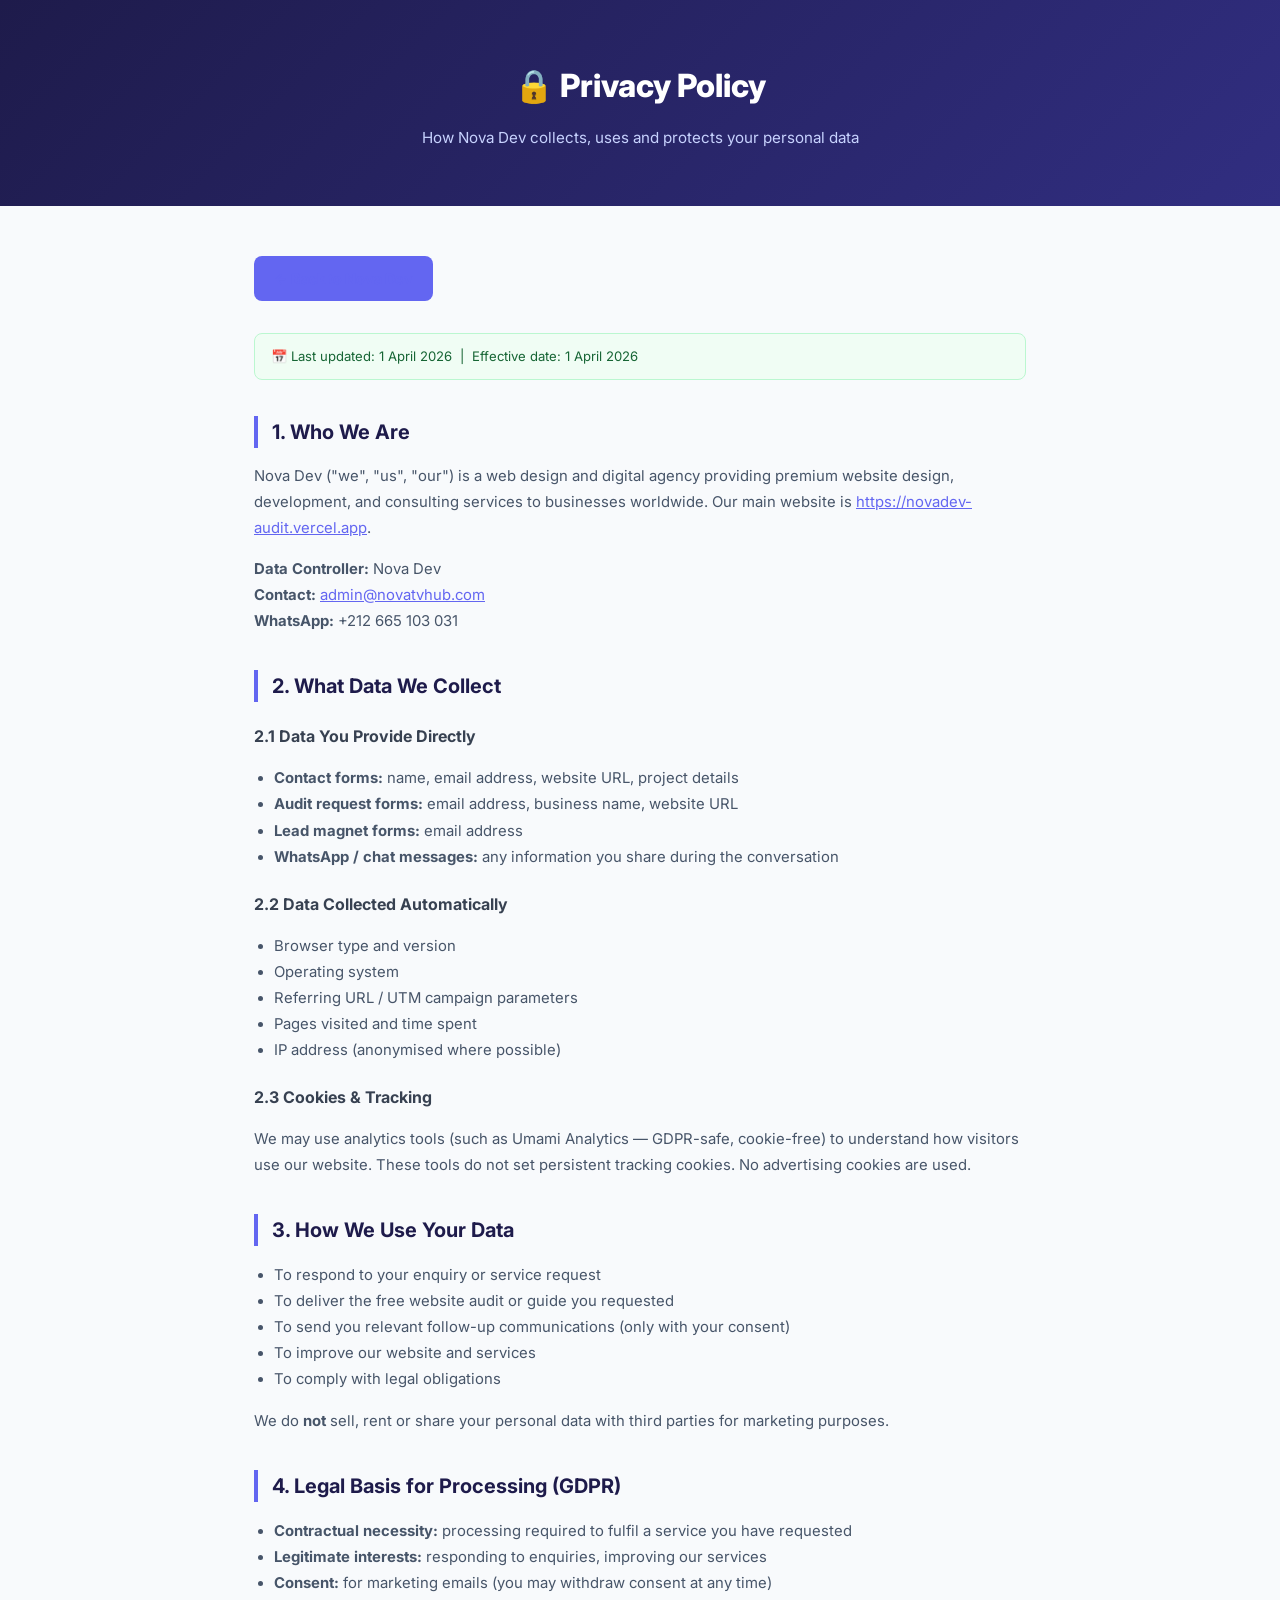
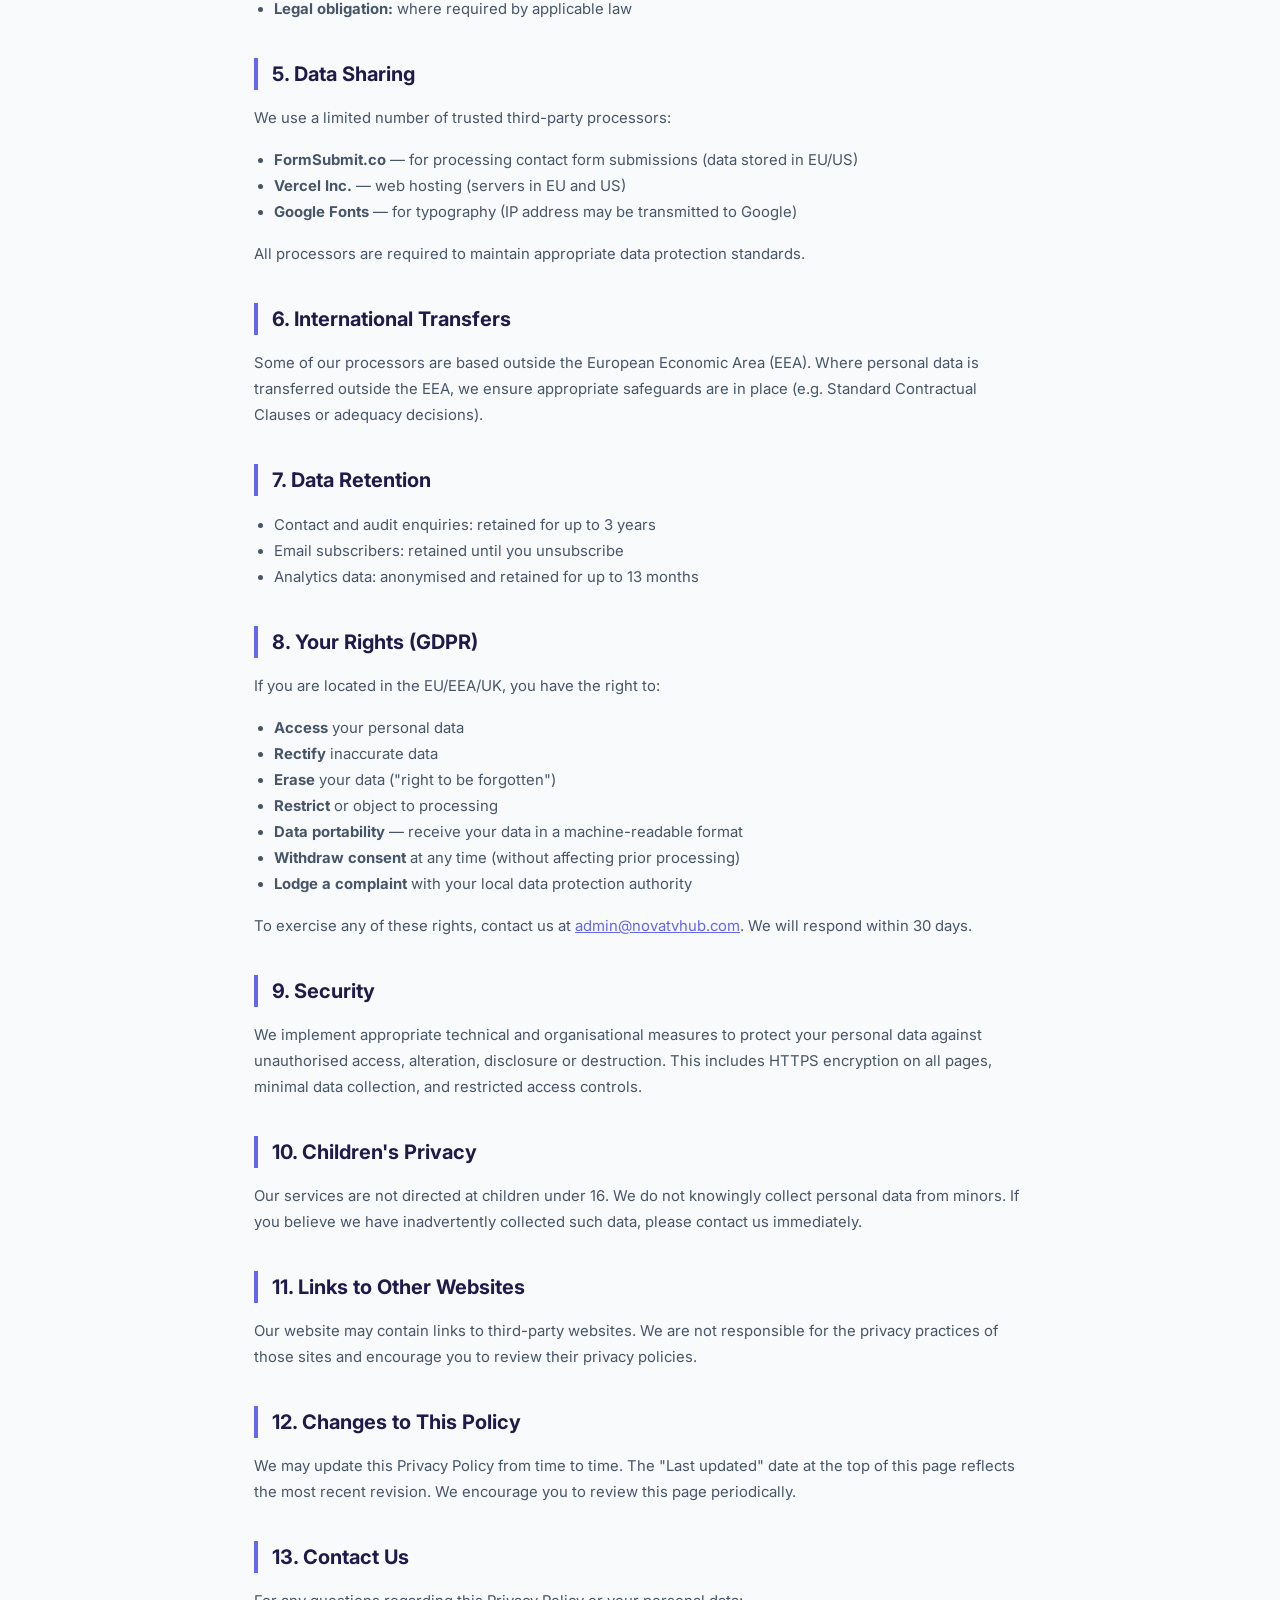
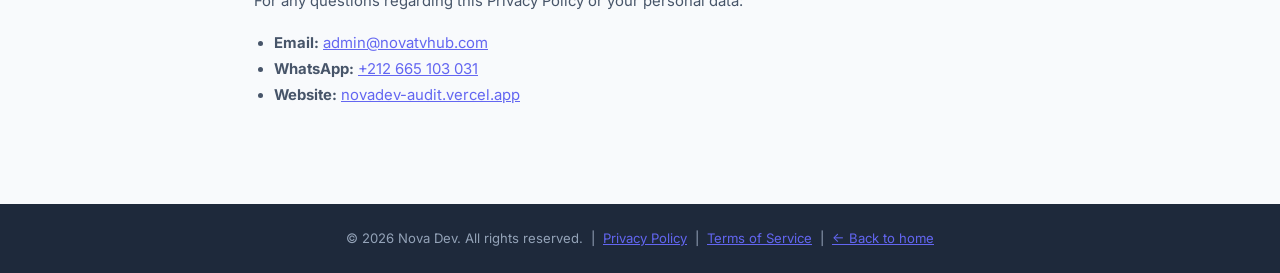
<file: privacy-policy.html>
<!DOCTYPE html>
<html lang="en">
<head>
  <meta charset="UTF-8" />
  <meta name="viewport" content="width=device-width, initial-scale=1.0" />
  <title>Privacy Policy | Nova Dev</title>
  <meta name="description" content="Nova Dev Privacy Policy — How we collect, use and protect your personal data. GDPR compliant." />
  <meta name="robots" content="noindex,follow" />
  <link rel="canonical" href="https://novadev-audit.vercel.app/privacy-policy.html" />
  <link rel="preconnect" href="https://fonts.googleapis.com" />
  <link href="https://fonts.googleapis.com/css2?family=Inter:wght@400;500;600;700;800&display=swap" rel="stylesheet" />
  <link rel="stylesheet" href="assets/css/style.css" />
  <style>
    body { font-family: 'Inter', sans-serif; color: #1e293b; background: #f8fafc; }
    .legal-hero { background: linear-gradient(135deg,#1e1b4b,#312e81); color:#fff; padding: 60px 20px 40px; text-align:center; }
    .legal-hero h1 { font-size: 2rem; font-weight:800; margin:0 0 10px; }
    .legal-hero p { color:#c7d2fe; font-size:.95rem; }
    .legal-body { max-width: 820px; margin: 0 auto; padding: 50px 24px 80px; }
    .legal-body h2 { font-size: 1.25rem; font-weight:700; color:#1e1b4b; margin: 36px 0 12px; border-left:4px solid #6366f1; padding-left:14px; }
    .legal-body h3 { font-size: 1rem; font-weight:700; color:#374151; margin: 22px 0 8px; }
    .legal-body p, .legal-body li { font-size:.93rem; line-height:1.75; color:#475569; }
    .legal-body ul { padding-left:20px; }
    .legal-body a { color:#6366f1; }
    .legal-back { display:inline-flex; align-items:center; gap:8px; background:#6366f1; color:#fff; text-decoration:none; padding:11px 20px; border-radius:8px; font-weight:700; font-size:.9rem; margin-bottom:32px; }
    .legal-back:hover { background:#4f46e5; }
    .last-updated { background:#f0fdf4; border:1px solid #bbf7d0; border-radius:8px; padding:12px 16px; font-size:.82rem; color:#166534; margin-bottom:32px; }
    footer.site-footer { background:#1e293b; color:#94a3b8; text-align:center; padding:24px; font-size:.82rem; }
    footer.site-footer a { color:#6366f1; }
  </style>
</head>
<body>

<div class="legal-hero">
  <h1>🔒 Privacy Policy</h1>
  <p>How Nova Dev collects, uses and protects your personal data</p>
</div>

<div class="legal-body">
  <a href="/" class="legal-back">← Back to Nova Dev</a>

  <div class="last-updated">📅 Last updated: 1 April 2026 &nbsp;|&nbsp; Effective date: 1 April 2026</div>

  <h2>1. Who We Are</h2>
  <p>Nova Dev ("we", "us", "our") is a web design and digital agency providing premium website design, development, and consulting services to businesses worldwide. Our main website is <a href="https://novadev-audit.vercel.app">https://novadev-audit.vercel.app</a>.</p>
  <p><strong>Data Controller:</strong> Nova Dev<br />
  <strong>Contact:</strong> <a href="mailto:admin@novatvhub.com">admin@novatvhub.com</a><br />
  <strong>WhatsApp:</strong> +212 665 103 031</p>

  <h2>2. What Data We Collect</h2>
  <h3>2.1 Data You Provide Directly</h3>
  <ul>
    <li><strong>Contact forms:</strong> name, email address, website URL, project details</li>
    <li><strong>Audit request forms:</strong> email address, business name, website URL</li>
    <li><strong>Lead magnet forms:</strong> email address</li>
    <li><strong>WhatsApp / chat messages:</strong> any information you share during the conversation</li>
  </ul>

  <h3>2.2 Data Collected Automatically</h3>
  <ul>
    <li>Browser type and version</li>
    <li>Operating system</li>
    <li>Referring URL / UTM campaign parameters</li>
    <li>Pages visited and time spent</li>
    <li>IP address (anonymised where possible)</li>
  </ul>

  <h3>2.3 Cookies &amp; Tracking</h3>
  <p>We may use analytics tools (such as Umami Analytics — GDPR-safe, cookie-free) to understand how visitors use our website. These tools do not set persistent tracking cookies. No advertising cookies are used.</p>

  <h2>3. How We Use Your Data</h2>
  <ul>
    <li>To respond to your enquiry or service request</li>
    <li>To deliver the free website audit or guide you requested</li>
    <li>To send you relevant follow-up communications (only with your consent)</li>
    <li>To improve our website and services</li>
    <li>To comply with legal obligations</li>
  </ul>
  <p>We do <strong>not</strong> sell, rent or share your personal data with third parties for marketing purposes.</p>

  <h2>4. Legal Basis for Processing (GDPR)</h2>
  <ul>
    <li><strong>Contractual necessity:</strong> processing required to fulfil a service you have requested</li>
    <li><strong>Legitimate interests:</strong> responding to enquiries, improving our services</li>
    <li><strong>Consent:</strong> for marketing emails (you may withdraw consent at any time)</li>
    <li><strong>Legal obligation:</strong> where required by applicable law</li>
  </ul>

  <h2>5. Data Sharing</h2>
  <p>We use a limited number of trusted third-party processors:</p>
  <ul>
    <li><strong>FormSubmit.co</strong> — for processing contact form submissions (data stored in EU/US)</li>
    <li><strong>Vercel Inc.</strong> — web hosting (servers in EU and US)</li>
    <li><strong>Google Fonts</strong> — for typography (IP address may be transmitted to Google)</li>
  </ul>
  <p>All processors are required to maintain appropriate data protection standards.</p>

  <h2>6. International Transfers</h2>
  <p>Some of our processors are based outside the European Economic Area (EEA). Where personal data is transferred outside the EEA, we ensure appropriate safeguards are in place (e.g. Standard Contractual Clauses or adequacy decisions).</p>

  <h2>7. Data Retention</h2>
  <ul>
    <li>Contact and audit enquiries: retained for up to 3 years</li>
    <li>Email subscribers: retained until you unsubscribe</li>
    <li>Analytics data: anonymised and retained for up to 13 months</li>
  </ul>

  <h2>8. Your Rights (GDPR)</h2>
  <p>If you are located in the EU/EEA/UK, you have the right to:</p>
  <ul>
    <li><strong>Access</strong> your personal data</li>
    <li><strong>Rectify</strong> inaccurate data</li>
    <li><strong>Erase</strong> your data ("right to be forgotten")</li>
    <li><strong>Restrict</strong> or object to processing</li>
    <li><strong>Data portability</strong> — receive your data in a machine-readable format</li>
    <li><strong>Withdraw consent</strong> at any time (without affecting prior processing)</li>
    <li><strong>Lodge a complaint</strong> with your local data protection authority</li>
  </ul>
  <p>To exercise any of these rights, contact us at <a href="mailto:admin@novatvhub.com">admin@novatvhub.com</a>. We will respond within 30 days.</p>

  <h2>9. Security</h2>
  <p>We implement appropriate technical and organisational measures to protect your personal data against unauthorised access, alteration, disclosure or destruction. This includes HTTPS encryption on all pages, minimal data collection, and restricted access controls.</p>

  <h2>10. Children's Privacy</h2>
  <p>Our services are not directed at children under 16. We do not knowingly collect personal data from minors. If you believe we have inadvertently collected such data, please contact us immediately.</p>

  <h2>11. Links to Other Websites</h2>
  <p>Our website may contain links to third-party websites. We are not responsible for the privacy practices of those sites and encourage you to review their privacy policies.</p>

  <h2>12. Changes to This Policy</h2>
  <p>We may update this Privacy Policy from time to time. The "Last updated" date at the top of this page reflects the most recent revision. We encourage you to review this page periodically.</p>

  <h2>13. Contact Us</h2>
  <p>For any questions regarding this Privacy Policy or your personal data:</p>
  <ul>
    <li><strong>Email:</strong> <a href="mailto:admin@novatvhub.com">admin@novatvhub.com</a></li>
    <li><strong>WhatsApp:</strong> <a href="https://wa.me/212665103031">+212 665 103 031</a></li>
    <li><strong>Website:</strong> <a href="https://novadev-audit.vercel.app">novadev-audit.vercel.app</a></li>
  </ul>
</div>

<footer class="site-footer">
  © 2026 Nova Dev. All rights reserved. &nbsp;|&nbsp;
  <a href="/privacy-policy.html">Privacy Policy</a> &nbsp;|&nbsp;
  <a href="/terms.html">Terms of Service</a> &nbsp;|&nbsp;
  <a href="/">← Back to home</a>
</footer>

</body>
</html>
</file>
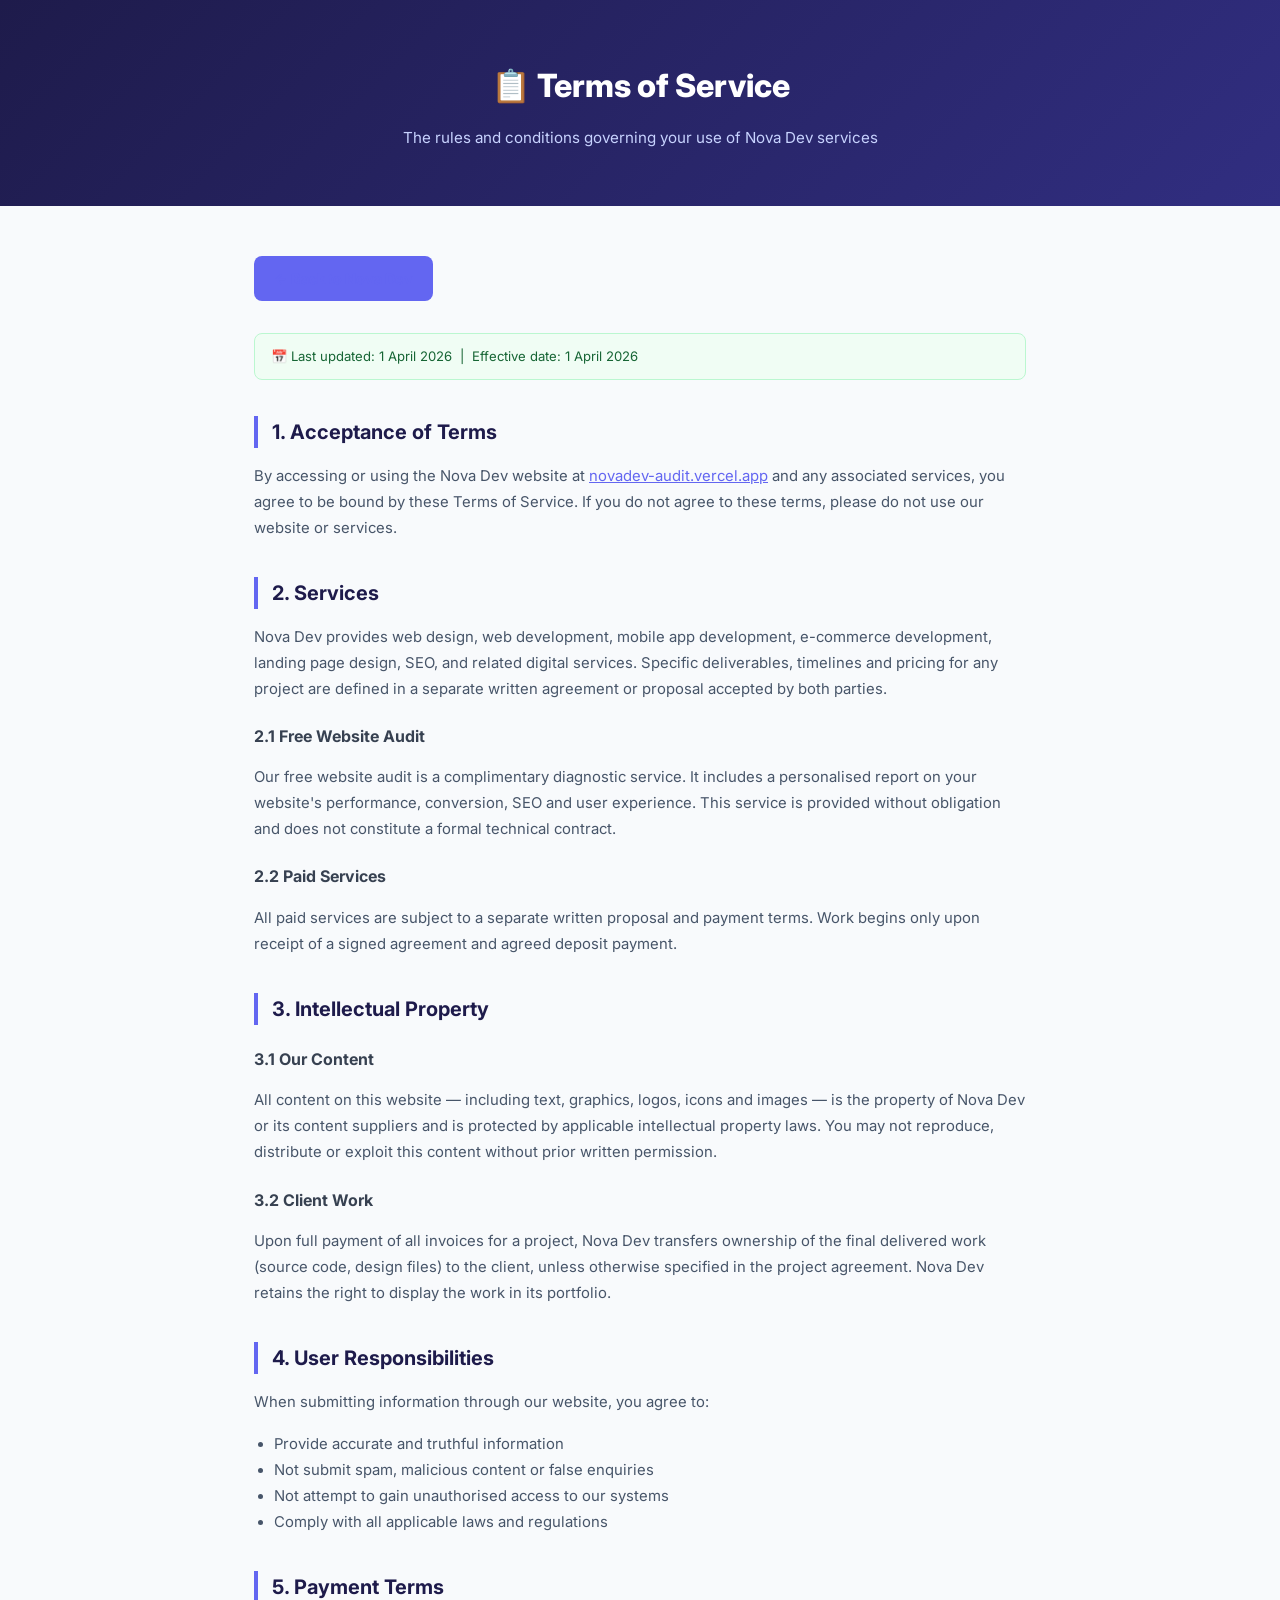
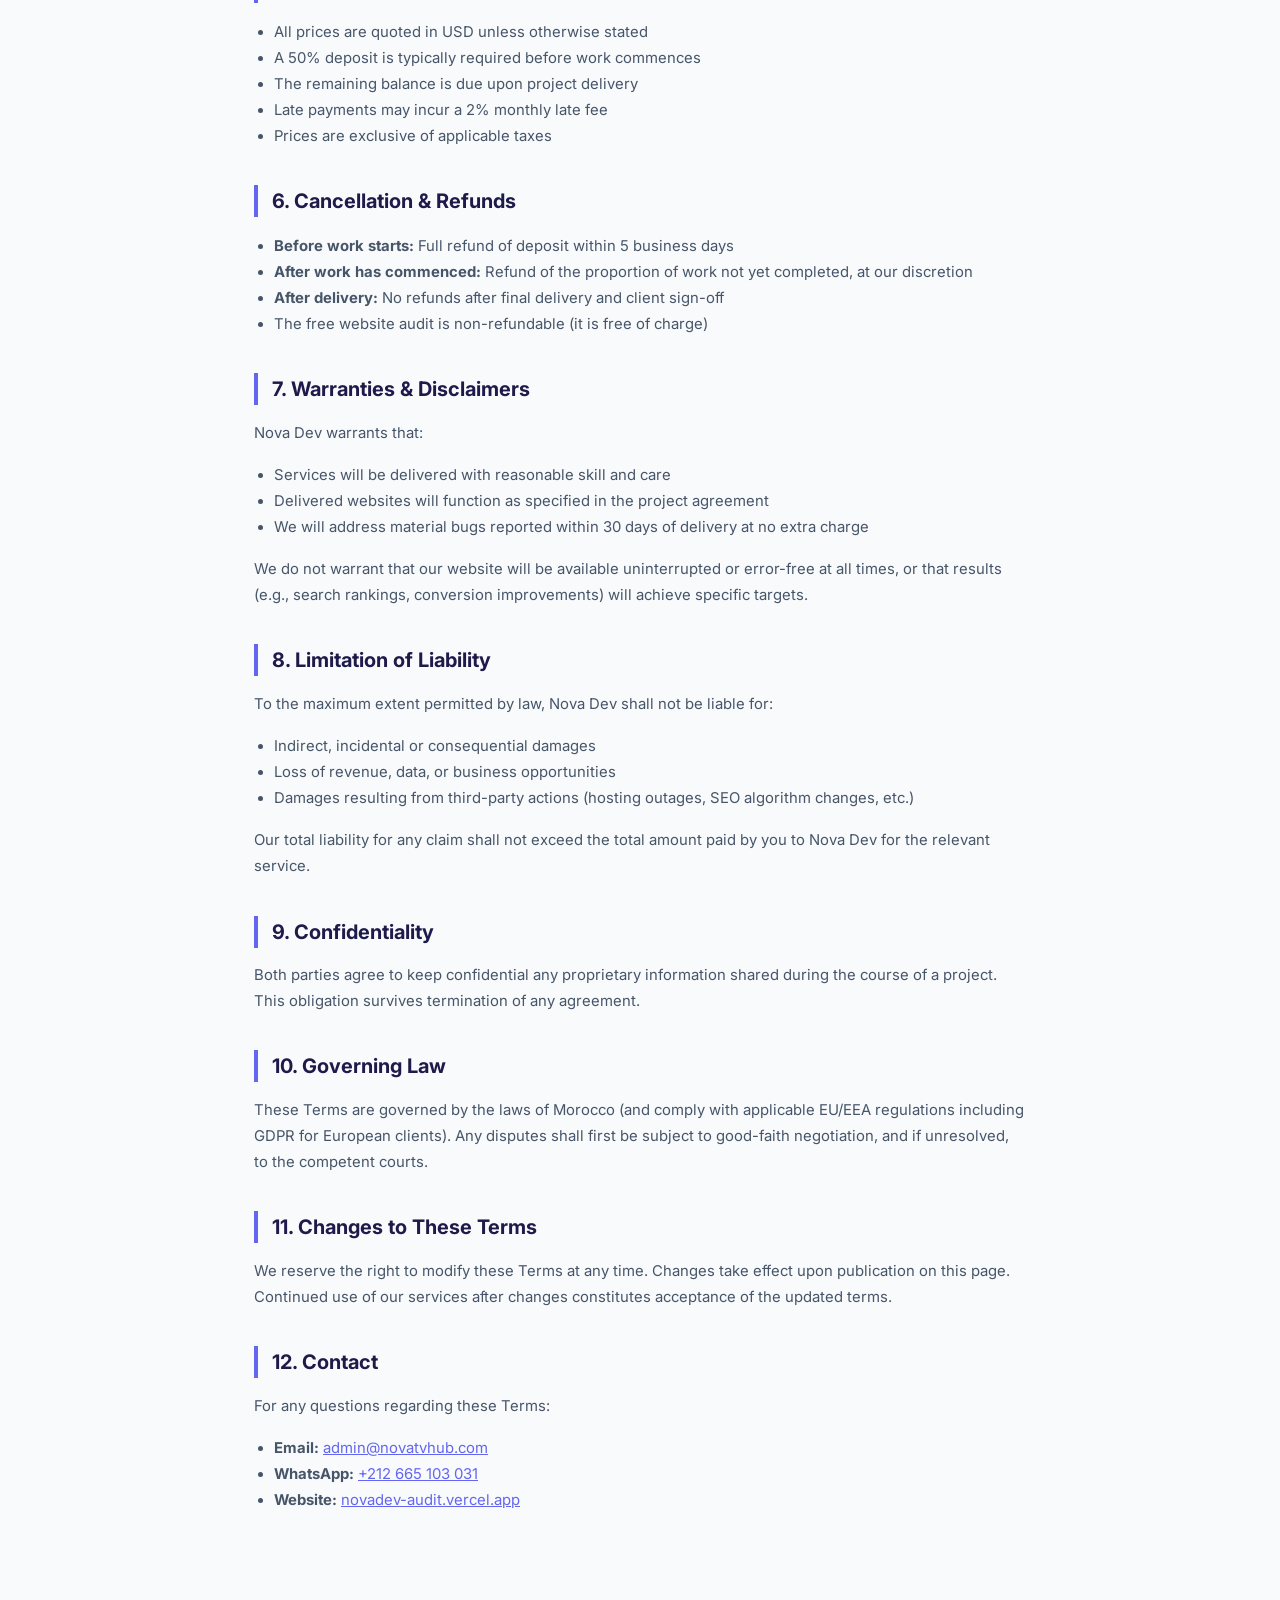
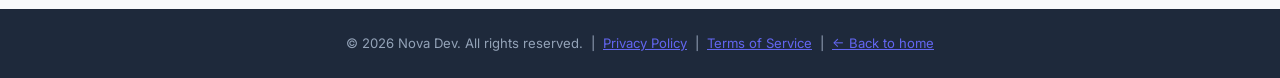
<file: terms.html>
<!DOCTYPE html>
<html lang="en">
<head>
  <meta charset="UTF-8" />
  <meta name="viewport" content="width=device-width, initial-scale=1.0" />
  <title>Terms of Service | Nova Dev</title>
  <meta name="description" content="Nova Dev Terms of Service — the rules and conditions governing use of our services and website." />
  <meta name="robots" content="noindex,follow" />
  <link rel="canonical" href="https://novadev-audit.vercel.app/terms.html" />
  <link rel="preconnect" href="https://fonts.googleapis.com" />
  <link href="https://fonts.googleapis.com/css2?family=Inter:wght@400;500;600;700;800&display=swap" rel="stylesheet" />
  <link rel="stylesheet" href="assets/css/style.css" />
  <style>
    body { font-family: 'Inter', sans-serif; color: #1e293b; background: #f8fafc; }
    .legal-hero { background: linear-gradient(135deg,#1e1b4b,#312e81); color:#fff; padding: 60px 20px 40px; text-align:center; }
    .legal-hero h1 { font-size: 2rem; font-weight:800; margin:0 0 10px; }
    .legal-hero p { color:#c7d2fe; font-size:.95rem; }
    .legal-body { max-width: 820px; margin: 0 auto; padding: 50px 24px 80px; }
    .legal-body h2 { font-size: 1.25rem; font-weight:700; color:#1e1b4b; margin: 36px 0 12px; border-left:4px solid #6366f1; padding-left:14px; }
    .legal-body h3 { font-size: 1rem; font-weight:700; color:#374151; margin: 22px 0 8px; }
    .legal-body p, .legal-body li { font-size:.93rem; line-height:1.75; color:#475569; }
    .legal-body ul { padding-left:20px; }
    .legal-body a { color:#6366f1; }
    .legal-back { display:inline-flex; align-items:center; gap:8px; background:#6366f1; color:#fff; text-decoration:none; padding:11px 20px; border-radius:8px; font-weight:700; font-size:.9rem; margin-bottom:32px; }
    .legal-back:hover { background:#4f46e5; }
    .last-updated { background:#f0fdf4; border:1px solid #bbf7d0; border-radius:8px; padding:12px 16px; font-size:.82rem; color:#166534; margin-bottom:32px; }
    footer.site-footer { background:#1e293b; color:#94a3b8; text-align:center; padding:24px; font-size:.82rem; }
    footer.site-footer a { color:#6366f1; }
  </style>
</head>
<body>

<div class="legal-hero">
  <h1>📋 Terms of Service</h1>
  <p>The rules and conditions governing your use of Nova Dev services</p>
</div>

<div class="legal-body">
  <a href="/" class="legal-back">← Back to Nova Dev</a>

  <div class="last-updated">📅 Last updated: 1 April 2026 &nbsp;|&nbsp; Effective date: 1 April 2026</div>

  <h2>1. Acceptance of Terms</h2>
  <p>By accessing or using the Nova Dev website at <a href="https://novadev-audit.vercel.app">novadev-audit.vercel.app</a> and any associated services, you agree to be bound by these Terms of Service. If you do not agree to these terms, please do not use our website or services.</p>

  <h2>2. Services</h2>
  <p>Nova Dev provides web design, web development, mobile app development, e-commerce development, landing page design, SEO, and related digital services. Specific deliverables, timelines and pricing for any project are defined in a separate written agreement or proposal accepted by both parties.</p>

  <h3>2.1 Free Website Audit</h3>
  <p>Our free website audit is a complimentary diagnostic service. It includes a personalised report on your website's performance, conversion, SEO and user experience. This service is provided without obligation and does not constitute a formal technical contract.</p>

  <h3>2.2 Paid Services</h3>
  <p>All paid services are subject to a separate written proposal and payment terms. Work begins only upon receipt of a signed agreement and agreed deposit payment.</p>

  <h2>3. Intellectual Property</h2>
  <h3>3.1 Our Content</h3>
  <p>All content on this website — including text, graphics, logos, icons and images — is the property of Nova Dev or its content suppliers and is protected by applicable intellectual property laws. You may not reproduce, distribute or exploit this content without prior written permission.</p>

  <h3>3.2 Client Work</h3>
  <p>Upon full payment of all invoices for a project, Nova Dev transfers ownership of the final delivered work (source code, design files) to the client, unless otherwise specified in the project agreement. Nova Dev retains the right to display the work in its portfolio.</p>

  <h2>4. User Responsibilities</h2>
  <p>When submitting information through our website, you agree to:</p>
  <ul>
    <li>Provide accurate and truthful information</li>
    <li>Not submit spam, malicious content or false enquiries</li>
    <li>Not attempt to gain unauthorised access to our systems</li>
    <li>Comply with all applicable laws and regulations</li>
  </ul>

  <h2>5. Payment Terms</h2>
  <ul>
    <li>All prices are quoted in USD unless otherwise stated</li>
    <li>A 50% deposit is typically required before work commences</li>
    <li>The remaining balance is due upon project delivery</li>
    <li>Late payments may incur a 2% monthly late fee</li>
    <li>Prices are exclusive of applicable taxes</li>
  </ul>

  <h2>6. Cancellation &amp; Refunds</h2>
  <ul>
    <li><strong>Before work starts:</strong> Full refund of deposit within 5 business days</li>
    <li><strong>After work has commenced:</strong> Refund of the proportion of work not yet completed, at our discretion</li>
    <li><strong>After delivery:</strong> No refunds after final delivery and client sign-off</li>
    <li>The free website audit is non-refundable (it is free of charge)</li>
  </ul>

  <h2>7. Warranties &amp; Disclaimers</h2>
  <p>Nova Dev warrants that:</p>
  <ul>
    <li>Services will be delivered with reasonable skill and care</li>
    <li>Delivered websites will function as specified in the project agreement</li>
    <li>We will address material bugs reported within 30 days of delivery at no extra charge</li>
  </ul>
  <p>We do not warrant that our website will be available uninterrupted or error-free at all times, or that results (e.g., search rankings, conversion improvements) will achieve specific targets.</p>

  <h2>8. Limitation of Liability</h2>
  <p>To the maximum extent permitted by law, Nova Dev shall not be liable for:</p>
  <ul>
    <li>Indirect, incidental or consequential damages</li>
    <li>Loss of revenue, data, or business opportunities</li>
    <li>Damages resulting from third-party actions (hosting outages, SEO algorithm changes, etc.)</li>
  </ul>
  <p>Our total liability for any claim shall not exceed the total amount paid by you to Nova Dev for the relevant service.</p>

  <h2>9. Confidentiality</h2>
  <p>Both parties agree to keep confidential any proprietary information shared during the course of a project. This obligation survives termination of any agreement.</p>

  <h2>10. Governing Law</h2>
  <p>These Terms are governed by the laws of Morocco (and comply with applicable EU/EEA regulations including GDPR for European clients). Any disputes shall first be subject to good-faith negotiation, and if unresolved, to the competent courts.</p>

  <h2>11. Changes to These Terms</h2>
  <p>We reserve the right to modify these Terms at any time. Changes take effect upon publication on this page. Continued use of our services after changes constitutes acceptance of the updated terms.</p>

  <h2>12. Contact</h2>
  <p>For any questions regarding these Terms:</p>
  <ul>
    <li><strong>Email:</strong> <a href="mailto:admin@novatvhub.com">admin@novatvhub.com</a></li>
    <li><strong>WhatsApp:</strong> <a href="https://wa.me/212665103031">+212 665 103 031</a></li>
    <li><strong>Website:</strong> <a href="https://novadev-audit.vercel.app">novadev-audit.vercel.app</a></li>
  </ul>
</div>

<footer class="site-footer">
  © 2026 Nova Dev. All rights reserved. &nbsp;|&nbsp;
  <a href="/privacy-policy.html">Privacy Policy</a> &nbsp;|&nbsp;
  <a href="/terms.html">Terms of Service</a> &nbsp;|&nbsp;
  <a href="/">← Back to home</a>
</footer>

</body>
</html>
</file>
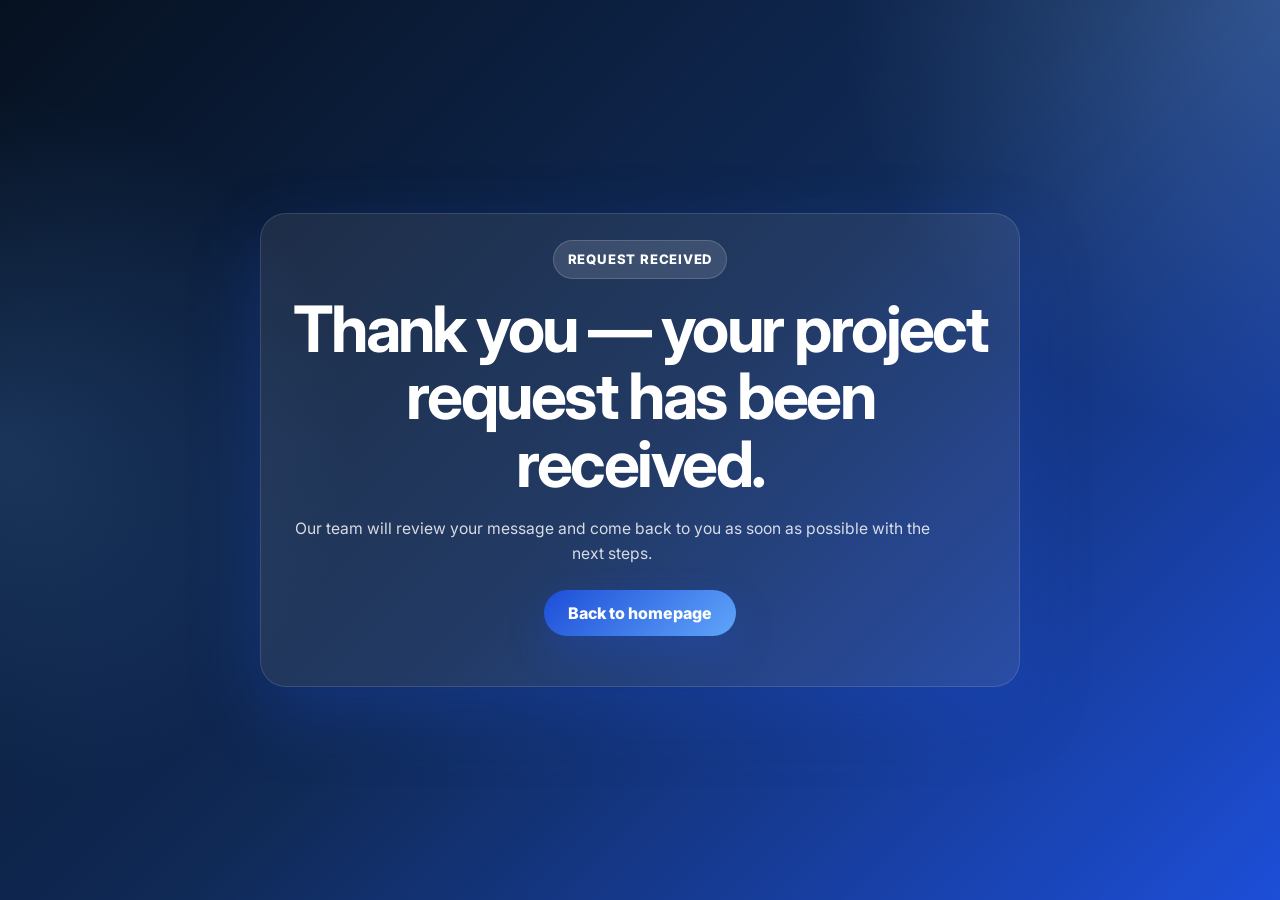
<file: thank-you.html>
<!DOCTYPE html>
<html lang="en">
<head>
  <meta charset="UTF-8" />
  <meta name="viewport" content="width=device-width, initial-scale=1.0" />
  <title>Thank You | Nova Dev</title>
  <link rel="preconnect" href="https://fonts.googleapis.com" />
  <link rel="preconnect" href="https://fonts.gstatic.com" crossorigin />
  <link href="https://fonts.googleapis.com/css2?family=Inter:wght@400;600;700;800&display=swap" rel="stylesheet" />
  <link rel="stylesheet" href="assets/css/style.css" />
  <!-- Umami Analytics — 100% free, open-source, self-hosted, no cookies -->
  <!-- <script async src="https://YOUR_UMAMI_DOMAIN.vercel.app/script.js" data-website-id="YOUR_UMAMI_WEBSITE_ID"></script> -->
</head>
<body>
  <main class="hero" style="min-height:100vh;display:grid;place-items:center;padding:32px 0;">
    <div class="container" style="max-width:760px;">
      <div class="hero-card" style="text-align:center;">
        <div class="eyebrow">Request received</div>
        <h1 style="margin-top:16px;">Thank you — your project request has been received.</h1>
        <p>Our team will review your message and come back to you as soon as possible with the next steps.</p>
        <div class="hero-actions" style="justify-content:center; margin-top:24px;">
          <a class="btn btn-primary" href="index.html">Back to homepage</a>
        </div>
      </div>
    </div>
  </main>
</body>
</html>
</file>
<file: assets/css/style.css>
:root {
  --bg: #08111f;
  --bg-soft: #0f1c31;
  --surface: #ffffff;
  --surface-soft: #f4f8ff;
  --text: #142033;
  --muted: #5d6b82;
  --line: #dbe5f3;
  --primary: #1d4ed8;
  --primary-2: #3b82f6;
  --accent: #60a5fa;
  --accent-2: #bfdbfe;
  --white: #ffffff;
  --danger: #b91c1c;
  --success: #166534;
  --success-bg: #ecfdf3;
  --danger-bg: #fef2f2;
  --radius: 18px;
  --shadow: 0 18px 48px rgba(15, 23, 42, 0.14);
  --hero-shadow: 0 26px 70px rgba(29, 78, 216, 0.30);
  --max: 1160px;
  --font: 'Inter', system-ui, -apple-system, BlinkMacSystemFont, 'Segoe UI', sans-serif;
}

* { box-sizing: border-box; }
html { scroll-behavior: smooth; }
body {
  margin: 0;
  font-family: var(--font);
  color: var(--text);
  background: linear-gradient(180deg, #edf4ff 0%, #f8fbff 100%);
  line-height: 1.6;
}
a { color: inherit; }
img { max-width: 100%; display: block; }
button, input, select, textarea { font: inherit; }

.container {
  width: min(calc(100% - 32px), var(--max));
  margin: 0 auto;
}

.site-header {
  position: sticky;
  top: 0;
  z-index: 1000;
  backdrop-filter: blur(14px);
  background: rgba(7, 18, 36, 0.9);
  border-bottom: 1px solid rgba(255,255,255,0.10);
}
.site-nav {
  min-height: 80px;
  display: flex;
  align-items: center;
  justify-content: space-between;
  gap: 24px;
}
.brand {
  display: inline-flex;
  align-items: center;
  gap: 14px;
  text-decoration: none;
  color: var(--white);
  min-width: 0;
}
.brand-mark {
  width: 56px;
  height: 56px;
  border-radius: 16px;
  background: linear-gradient(135deg, #1d4ed8, #60a5fa);
  display: grid;
  place-items: center;
  box-shadow: 0 14px 34px rgba(29, 78, 216, 0.30);
  flex: 0 0 auto;
  overflow: hidden;
}
.brand-mark span {
  font-family: 'Courier New', monospace;
  font-size: 1.2rem;
  font-weight: 900;
  color: #fff;
}
/* brand--image class kept for backwards compat but not used */
.brand-copy { min-width: 0; }
.brand-title {
  display: block;
  font-size: 1.35rem;
  font-weight: 900;
  line-height: 1;
}
.brand-title em { color: #93c5fd; font-style: normal; }
.brand-tag {
  display: block;
  color: rgba(255,255,255,0.72);
  font-size: 0.72rem;
  letter-spacing: 0.12em;
  text-transform: uppercase;
  margin-top: 4px;
}
.nav-links {
  display: flex;
  align-items: center;
  gap: 22px;
}
.nav-links a {
  color: rgba(255,255,255,0.84);
  text-decoration: none;
  font-weight: 600;
  font-size: 0.97rem;
}
.nav-links a:hover { color: #fff; }
.nav-actions {
  display: flex;
  align-items: center;
  gap: 14px;
}
.btn,
.menu-toggle {
  border: 0;
  border-radius: 999px;
  cursor: pointer;
}
.btn {
  display: inline-flex;
  align-items: center;
  justify-content: center;
  gap: 10px;
  text-decoration: none;
  font-weight: 800;
  line-height: 1;
  transition: transform .2s ease, box-shadow .2s ease, opacity .2s ease;
}
.btn:hover { transform: translateY(-2px); }
.btn-primary {
  color: #fff;
  background: linear-gradient(135deg, #1d4ed8, #60a5fa);
  box-shadow: 0 16px 38px rgba(29, 78, 216, 0.30);
  padding: 15px 24px;
}
.btn-secondary {
  color: var(--primary);
  background: rgba(255,255,255,0.92);
  padding: 15px 22px;
}
.menu-toggle {
  display: none;
  width: 48px;
  height: 48px;
  background: rgba(255,255,255,0.08);
  color: #fff;
}
.menu-toggle svg { width: 22px; height: 22px; }

.hero {
  position: relative;
  overflow: hidden;
  background: radial-gradient(circle at top right, rgba(147,197,253,0.24), transparent 28%),
              radial-gradient(circle at left center, rgba(96,165,250,0.18), transparent 26%),
              linear-gradient(135deg, #061120 0%, #102a57 50%, #1d4ed8 100%);
  color: var(--white);
  padding: 86px 0 58px;
}
.hero-grid {
  display: grid;
  grid-template-columns: minmax(0, 1.1fr) minmax(320px, 0.9fr);
  gap: 36px;
  align-items: center;
}
.eyebrow {
  display: inline-flex;
  align-items: center;
  gap: 10px;
  background: rgba(255,255,255,0.12);
  border: 1px solid rgba(255,255,255,0.16);
  border-radius: 999px;
  padding: 8px 14px;
  font-size: 0.82rem;
  font-weight: 800;
  letter-spacing: .06em;
  text-transform: uppercase;
}
.hero h1 {
  font-size: clamp(2.2rem, 5vw, 4.3rem);
  line-height: 1.06;
  letter-spacing: -0.04em;
  margin: 18px 0 18px;
}
.hero h1 span { color: #93c5fd; }
.hero p {
  max-width: 650px;
  color: rgba(255,255,255,0.83);
  font-size: 1.08rem;
  margin: 0 0 28px;
}
.hero-actions {
  display: flex;
  flex-wrap: wrap;
  gap: 14px;
  margin-bottom: 24px;
}
.hero-points {
  display: flex;
  flex-wrap: wrap;
  gap: 10px;
}
.hero-points span {
  display: inline-flex;
  align-items: center;
  gap: 8px;
  background: rgba(255,255,255,0.08);
  border: 1px solid rgba(255,255,255,0.12);
  border-radius: 999px;
  padding: 9px 14px;
  font-weight: 700;
  font-size: 0.92rem;
}
.hero-card {
  background: rgba(255,255,255,0.08);
  border: 1px solid rgba(255,255,255,0.12);
  border-radius: 26px;
  padding: 26px;
  box-shadow: var(--hero-shadow);
}
.hero-card h2 {
  margin: 0 0 12px;
  font-size: 1.18rem;
}
.hero-card p {
  margin: 0 0 18px;
  color: rgba(255,255,255,0.82);
  font-size: 0.98rem;
}
.mini-grid {
  display: grid;
  grid-template-columns: repeat(2, minmax(0, 1fr));
  gap: 14px;
}
.mini-card {
  background: rgba(8,17,31,0.35);
  border: 1px solid rgba(255,255,255,0.08);
  border-radius: 18px;
  padding: 16px;
}
.mini-card strong {
  display: block;
  font-size: 1.55rem;
  margin-bottom: 6px;
}
.mini-card span { color: rgba(255,255,255,0.72); font-size: 0.9rem; }

.stats {
  margin-top: -24px;
  position: relative;
  z-index: 2;
}
.stats-grid {
  background: #fff;
  border-radius: 24px;
  box-shadow: var(--shadow);
  display: grid;
  grid-template-columns: repeat(4, minmax(0, 1fr));
  gap: 16px;
  padding: 24px;
}
.stat {
  text-align: center;
  padding: 14px;
}
.stat strong {
  display: block;
  color: var(--primary);
  font-size: clamp(1.7rem, 3vw, 2.4rem);
  line-height: 1;
  margin-bottom: 8px;
}
.stat span { color: var(--muted); font-weight: 700; font-size: .95rem; }

section { padding: 84px 0; }
.section-head {
  text-align: center;
  max-width: 780px;
  margin: 0 auto 42px;
}
.section-head h2 {
  margin: 0 0 12px;
  font-size: clamp(1.9rem, 3.2vw, 3rem);
  line-height: 1.12;
}
.section-head p {
  margin: 0;
  color: var(--muted);
  font-size: 1.04rem;
}
.cards-3, .cards-4, .steps, .testimonials, .faq-grid {
  display: grid;
  gap: 22px;
}
.cards-3 { grid-template-columns: repeat(3, minmax(0, 1fr)); }
.cards-4 { grid-template-columns: repeat(4, minmax(0, 1fr)); }
.steps { grid-template-columns: repeat(3, minmax(0, 1fr)); }
.testimonials { grid-template-columns: repeat(3, minmax(0, 1fr)); }
.faq-grid { grid-template-columns: repeat(2, minmax(0, 1fr)); }
.card {
  background: #fff;
  border: 1px solid var(--line);
  border-radius: 22px;
  padding: 24px;
  box-shadow: var(--shadow);
}
.card .icon {
  width: 52px;
  height: 52px;
  border-radius: 16px;
  display: grid;
  place-items: center;
  background: linear-gradient(135deg, rgba(29,78,216,0.12), rgba(147,197,253,0.20));
  color: var(--primary);
  font-size: 1.4rem;
  margin-bottom: 16px;
}
.card h3 { margin: 0 0 10px; font-size: 1.15rem; }
.card p { margin: 0; color: var(--muted); }
.card ul { margin: 12px 0 0; padding-left: 18px; color: var(--muted); }
.card li + li { margin-top: 8px; }

.dark-band {
  background: linear-gradient(135deg, #061120 0%, #163b82 100%);
  color: #fff;
}
.dark-band .section-head p { color: rgba(255,255,255,0.78); }
.check-grid {
  display: grid;
  grid-template-columns: repeat(3, minmax(0, 1fr));
  gap: 16px;
}
.check-item {
  background: rgba(255,255,255,0.08);
  border: 1px solid rgba(255,255,255,0.12);
  border-radius: 18px;
  padding: 16px 18px;
  display: flex;
  gap: 12px;
  align-items: flex-start;
}
.check-item span {
  display: inline-grid;
  place-items: center;
  width: 28px;
  height: 28px;
  border-radius: 50%;
  background: rgba(96,165,250,0.18);
  color: #67e8f9;
  flex: 0 0 auto;
  font-weight: 900;
}
.check-item strong { display: block; margin-bottom: 3px; }
.check-item p { margin: 0; color: rgba(255,255,255,0.78); font-size: 0.94rem; }

.step-number {
  display: inline-grid;
  place-items: center;
  width: 42px;
  height: 42px;
  border-radius: 14px;
  background: linear-gradient(135deg, #1d4ed8, #60a5fa);
  color: #fff;
  font-weight: 900;
  margin-bottom: 16px;
}

.form-shell {
  display: grid;
  grid-template-columns: minmax(0, .92fr) minmax(0, 1.08fr);
  gap: 28px;
  align-items: start;
}
.form-panel, .info-panel {
  background: #fff;
  border: 1px solid var(--line);
  border-radius: 26px;
  box-shadow: var(--shadow);
}
.form-panel { padding: 30px; }
.info-panel {
  padding: 30px;
  background: linear-gradient(180deg, #ffffff 0%, #f3f8ff 100%);
}
.info-panel h3, .form-panel h2 { margin-top: 0; }
.info-list {
  display: grid;
  gap: 14px;
  margin-top: 22px;
}
.info-list .item {
  display: flex;
  gap: 12px;
  align-items: flex-start;
  color: var(--muted);
}
.info-list .item strong { color: var(--text); display: block; margin-bottom: 4px; }
.info-dot {
  width: 34px;
  height: 34px;
  border-radius: 12px;
  display: grid;
  place-items: center;
  background: rgba(37,99,235,0.12);
  color: var(--primary);
  flex: 0 0 auto;
}
.form-grid {
  display: grid;
  grid-template-columns: repeat(2, minmax(0, 1fr));
  gap: 16px;
}
.field,
.field-full { display: block; }
.field-full { grid-column: 1 / -1; }
label {
  display: block;
  margin-bottom: 8px;
  font-weight: 700;
  font-size: 0.92rem;
}
input, select, textarea {
  width: 100%;
  border: 1.8px solid var(--line);
  border-radius: 14px;
  background: #f9fbff;
  padding: 14px 15px;
  color: var(--text);
  outline: none;
  transition: border-color .2s ease, box-shadow .2s ease, background .2s ease;
}
input:focus, select:focus, textarea:focus {
  border-color: var(--primary);
  box-shadow: 0 0 0 4px rgba(37,99,235,0.10);
  background: #fff;
}
textarea { min-height: 120px; resize: vertical; }
.form-note {
  color: var(--muted);
  font-size: .9rem;
  margin-top: 14px;
}
.alert {
  display: none;
  margin-top: 18px;
  border-radius: 16px;
  padding: 16px 18px;
  font-weight: 700;
}
.alert.success {
  color: var(--success);
  background: var(--success-bg);
  border: 1px solid #bbf7d0;
}
.alert.error {
  color: var(--danger);
  background: var(--danger-bg);
  border: 1px solid #fecaca;
}
.badge-row {
  display: flex;
  flex-wrap: wrap;
  gap: 10px;
  margin-top: 18px;
}
.badge-row span {
  display: inline-flex;
  align-items: center;
  gap: 8px;
  border-radius: 999px;
  padding: 9px 13px;
  background: #eef6ff;
  color: var(--primary);
  font-weight: 700;
  font-size: 0.9rem;
}
.quote {
  position: relative;
  padding-top: 18px;
}
.quote::before {
  content: '“';
  position: absolute;
  top: -14px;
  left: 0;
  font-size: 4rem;
  color: rgba(37,99,235,0.12);
  font-weight: 900;
  line-height: 1;
}
.quote p { margin: 0 0 16px; }
.quote strong { color: var(--primary); }

.site-footer {
  background: #061120;
  color: rgba(255,255,255,0.75);
  padding: 34px 0 46px;
}
.footer-grid {
  display: flex;
  align-items: center;
  justify-content: space-between;
  gap: 18px;
  flex-wrap: wrap;
}
.footer-links {
  display: flex;
  gap: 18px;
  flex-wrap: wrap;
}
.footer-links a {
  color: #8fe5df;
  text-decoration: none;
  font-weight: 700;
}
.footer-links a:hover { color: #fff; }

@media (max-width: 1024px) {
  .hero-grid,
  .form-shell,
  .cards-4,
  .check-grid,
  .cards-3,
  .steps,
  .testimonials,
  .faq-grid {
    grid-template-columns: repeat(2, minmax(0, 1fr));
  }
  .hero-grid { grid-template-columns: 1fr; }
}

@media (max-width: 860px) {
  .site-nav {
    min-height: 74px;
    flex-wrap: wrap;
    padding: 14px 0;
  }
  .menu-toggle { display: inline-grid; place-items: center; }
  .nav-links {
    width: 100%;
    order: 10;
    display: none;
    flex-direction: column;
    align-items: stretch;
    gap: 6px;
    padding: 10px 0 4px;
  }
  .site-header.menu-open .nav-links { display: flex; }
  .nav-links a {
    padding: 12px 14px;
    border-radius: 14px;
    background: rgba(255,255,255,0.06);
  }
  .nav-actions .btn-primary {
    display: none;
  }
}

@media (max-width: 720px) {
  section { padding: 68px 0; }
  .hero { padding: 72px 0 48px; }
  .hero-actions,
  .badge-row,
  .footer-grid,
  .footer-links {
    justify-content: center;
  }
  .stats-grid,
  .form-grid,
  .hero-grid,
  .form-shell,
  .cards-4,
  .cards-3,
  .steps,
  .testimonials,
  .faq-grid,
  .check-grid,
  .mini-grid {
    grid-template-columns: 1fr;
  }
  .form-panel,
  .info-panel { padding: 22px; }
}

@media (max-width: 560px) {
  .container {
    width: min(calc(100% - 20px), var(--max));
  }
  .brand-mark {
    width: 52px;
    height: 52px;
    border-radius: 14px;
  }
  /* brand--image not used */
  .brand-title { font-size: 1.15rem; }
  .hero h1 { font-size: 2.2rem; }
  .hero p { font-size: 1rem; }
  .btn-primary,
  .btn-secondary { width: 100%; }
  .hero-actions .btn { width: 100%; }
}

/* ============================================================
   AI CHAT POPUP STYLES
============================================================ */
#ai-chat-bubble {
  position: fixed;
  bottom: 28px;
  right: 28px;
  z-index: 9999;
  width: 60px;
  height: 60px;
  border-radius: 50%;
  background: linear-gradient(135deg, #1d4ed8, #60a5fa);
  box-shadow: 0 8px 32px rgba(29, 78, 216, 0.45);
  display: flex;
  align-items: center;
  justify-content: center;
  cursor: pointer;
  transition: transform .25s ease, box-shadow .25s ease;
  color: #fff;
}
#ai-chat-bubble:hover,
#ai-chat-bubble:focus {
  transform: scale(1.08) translateY(-3px);
  box-shadow: 0 14px 40px rgba(29, 78, 216, 0.55);
  outline: 3px solid rgba(96,165,250,0.5);
}
#ai-chat-bubble svg {
  width: 26px;
  height: 26px;
}
.chat-badge {
  position: absolute;
  top: -4px;
  right: -4px;
  background: #ef4444;
  color: #fff;
  font-size: 0.7rem;
  font-weight: 900;
  width: 20px;
  height: 20px;
  border-radius: 50%;
  display: flex;
  align-items: center;
  justify-content: center;
  border: 2px solid #fff;
  animation: pulse-badge 2s ease infinite;
}
@keyframes pulse-badge {
  0%, 100% { transform: scale(1); }
  50% { transform: scale(1.15); }
}
#ai-chat-window {
  position: fixed;
  bottom: 100px;
  right: 28px;
  z-index: 9998;
  width: 370px;
  max-width: calc(100vw - 40px);
  height: 530px;
  max-height: calc(100vh - 120px);
  background: #fff;
  border-radius: 24px;
  box-shadow: 0 24px 80px rgba(15, 23, 42, 0.22);
  display: flex;
  flex-direction: column;
  overflow: hidden;
  border: 1px solid var(--line);
  animation: chat-slide-up .28s cubic-bezier(.34,1.56,.64,1);
}
#ai-chat-window[hidden] {
  display: none !important;
}
@keyframes chat-slide-up {
  from { opacity: 0; transform: translateY(24px) scale(.96); }
  to   { opacity: 1; transform: translateY(0) scale(1); }
}
.chat-header {
  background: linear-gradient(135deg, #1d4ed8, #3b82f6);
  color: #fff;
  padding: 16px 18px;
  display: flex;
  align-items: center;
  justify-content: space-between;
  flex-shrink: 0;
}
.chat-header-info {
  display: flex;
  align-items: center;
  gap: 12px;
}
.chat-avatar {
  width: 40px;
  height: 40px;
  border-radius: 50%;
  background: rgba(255,255,255,0.18);
  display: grid;
  place-items: center;
  flex-shrink: 0;
}
.chat-avatar svg { width: 20px; height: 20px; }
.chat-header strong {
  display: block;
  font-size: 0.97rem;
}
.chat-status {
  display: flex;
  align-items: center;
  gap: 5px;
  font-size: 0.78rem;
  opacity: .85;
  margin-top: 2px;
}
.chat-dot {
  width: 7px;
  height: 7px;
  border-radius: 50%;
  background: #4ade80;
  display: inline-block;
  animation: blink-dot 2s ease infinite;
}
@keyframes blink-dot {
  0%, 100% { opacity: 1; }
  50% { opacity: .4; }
}
#ai-chat-close {
  background: rgba(255,255,255,0.16);
  border: none;
  color: #fff;
  font-size: 1.4rem;
  width: 32px;
  height: 32px;
  border-radius: 50%;
  cursor: pointer;
  display: flex;
  align-items: center;
  justify-content: center;
  line-height: 1;
  transition: background .2s;
  padding: 0;
}
#ai-chat-close:hover { background: rgba(255,255,255,0.28); }
.chat-messages {
  flex: 1;
  overflow-y: auto;
  padding: 18px 16px;
  display: flex;
  flex-direction: column;
  gap: 12px;
  scroll-behavior: smooth;
}
.chat-msg {
  display: flex;
  flex-direction: column;
  max-width: 82%;
}
.chat-msg.bot { align-self: flex-start; }
.chat-msg.user { align-self: flex-end; }
.chat-bubble {
  padding: 11px 15px;
  border-radius: 18px;
  font-size: 0.93rem;
  line-height: 1.5;
}
.chat-msg.bot .chat-bubble {
  background: var(--surface-soft);
  border: 1px solid var(--line);
  color: var(--text);
  border-bottom-left-radius: 4px;
}
.chat-msg.user .chat-bubble {
  background: linear-gradient(135deg, #1d4ed8, #3b82f6);
  color: #fff;
  border-bottom-right-radius: 4px;
}
.chat-time {
  font-size: 0.7rem;
  color: var(--muted);
  margin-top: 4px;
  padding: 0 4px;
}
.chat-msg.user .chat-time { text-align: right; }
.chat-typing {
  display: flex;
  align-items: center;
  gap: 5px;
  padding: 11px 15px;
  background: var(--surface-soft);
  border: 1px solid var(--line);
  border-radius: 18px;
  border-bottom-left-radius: 4px;
  width: fit-content;
}
.chat-typing span {
  width: 7px;
  height: 7px;
  background: var(--primary);
  border-radius: 50%;
  opacity: .5;
  animation: typing-bounce .9s ease infinite;
}
.chat-typing span:nth-child(2) { animation-delay: .15s; }
.chat-typing span:nth-child(3) { animation-delay: .30s; }
@keyframes typing-bounce {
  0%, 80%, 100% { transform: translateY(0); opacity: .5; }
  40% { transform: translateY(-5px); opacity: 1; }
}
.chat-input-row {
  padding: 14px 16px;
  border-top: 1px solid var(--line);
  display: flex;
  gap: 10px;
  background: #fff;
  flex-shrink: 0;
}
#chat-input {
  flex: 1;
  border: 1.8px solid var(--line);
  border-radius: 999px;
  padding: 11px 18px;
  font-size: 0.93rem;
  outline: none;
  transition: border-color .2s, box-shadow .2s;
  width: auto;
  background: var(--surface-soft);
}
#chat-input:focus {
  border-color: var(--primary);
  box-shadow: 0 0 0 3px rgba(29,78,216,.12);
  background: #fff;
}
#chat-send {
  width: 44px;
  height: 44px;
  border-radius: 50%;
  background: linear-gradient(135deg, #1d4ed8, #60a5fa);
  border: none;
  color: #fff;
  cursor: pointer;
  display: flex;
  align-items: center;
  justify-content: center;
  flex-shrink: 0;
  transition: transform .2s, box-shadow .2s;
  box-shadow: 0 4px 14px rgba(29,78,216,.3);
}
#chat-send:hover { transform: scale(1.08); box-shadow: 0 6px 18px rgba(29,78,216,.4); }
#chat-send svg { width: 18px; height: 18px; }
.chat-quick-btns {
  display: flex;
  flex-wrap: wrap;
  gap: 8px;
  margin-top: 8px;
}
.chat-quick-btn {
  background: #eef6ff;
  color: var(--primary);
  border: 1.5px solid rgba(29,78,216,0.18);
  border-radius: 999px;
  padding: 7px 13px;
  font-size: 0.83rem;
  font-weight: 700;
  cursor: pointer;
  transition: background .2s, transform .15s;
  font-family: var(--font);
}
.chat-quick-btn:hover { background: #dbeafe; transform: translateY(-1px); }
@media (max-width: 640px) {
  #ai-chat-window {
    right: 12px;
    bottom: 140px;
    width: calc(100vw - 24px);
    max-height: calc(100vh - 180px);
  }
  #ai-chat-bubble {
    right: 16px;
    bottom: 76px;
  }
}

/* ── Language Switcher ─────────────────────────────────────── */
.nd-lang-switch {
  display: inline-flex;
  align-items: center;
  gap: 5px;
  color: rgba(255,255,255,0.85);
  text-decoration: none;
  font-size: 0.85rem;
  font-weight: 700;
  padding: 7px 12px;
  border-radius: 999px;
  border: 1px solid rgba(255,255,255,0.22);
  transition: background .2s, color .2s;
  letter-spacing: .03em;
}
.nd-lang-switch:hover {
  background: rgba(255,255,255,0.12);
  color: #fff;
}
</file>
